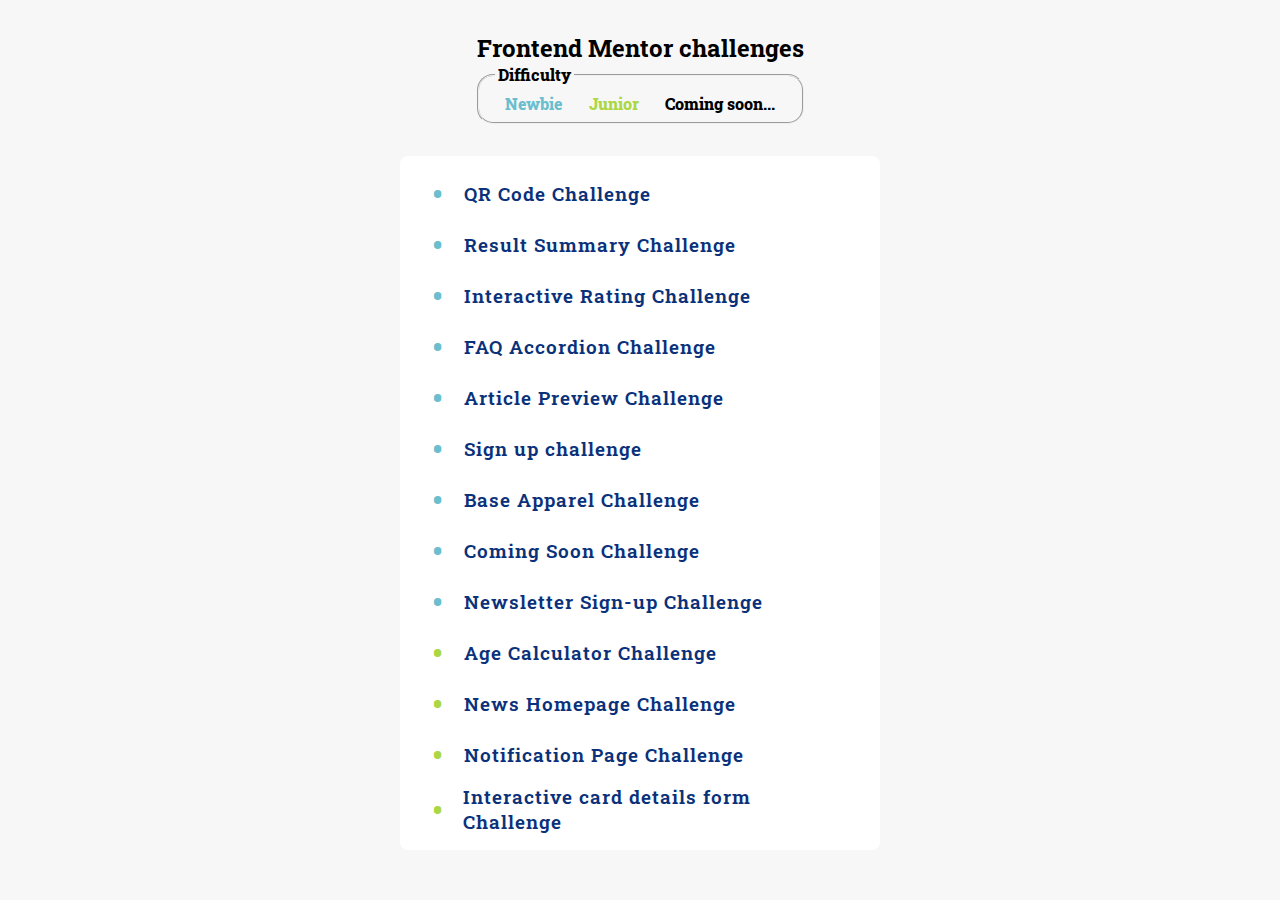
<file: index.html>
<!DOCTYPE html>
<html lang="en">

<head>
  <meta charset="UTF-8" />
  <meta name="viewport" content="width=device-width, initial-scale=1.0" />
  <title>Table of content</title>

  <link rel="stylesheet" href="./style.css">
</head>

<body>
  <header>
    <h1>Frontend Mentor challenges</h1>

    <fieldset>

      <legend>Difficulty
      </legend>
      <span>Newbie</span>
      <span>Junior</span>
      <span>Coming soon...</span>
    </fieldset>


  </header>

  <main>
    <ul id="challengeList">
      <li data-difficulty="newbie"><a href="./QR Code Component/index.html">QR Code Challenge</a>
      </li>
      <li data-difficulty="newbie"><a href="./Result Summary Component/index.html">Result Summary Challenge</a></li>
      <li data-difficulty="newbie"><a href="./Interactive Rating Component/index.html">Interactive Rating Challenge</a>
      </li>
      <li data-difficulty="newbie"><a href="./FAQ Accordion Card Component/index.html">FAQ Accordion Challenge</a></li>
      <li data-difficulty="newbie"><a href="./Article Preview Component/index.html">Article Preview Challenge</a></li>
      <li data-difficulty="newbie"><a href="./Intro component with sign-up form/index.html">Sign up challenge</a></li>
      <li data-difficulty="newbie"><a href="./Base Apparel Component/index.html">Base Apparel Challenge</a></li>
      <li data-difficulty="newbie"><a href="./Ping coming soon Component/index.html">Coming Soon Challenge</a></li>
      <li data-difficulty="newbie"><a href="./Newsletter Sign-up component/index.html">Newsletter Sign-up Challenge</a>
      </li>
      <li data-difficulty="junior"><a href="./Age Calculator Component/index.html">Age Calculator Challenge</a></li>
      <li data-difficulty="junior"><a href="./News Homepage Component/index.html">News Homepage Challenge</a></li>
      <li data-difficulty="junior"><a href="./Notification Page Component/index.html">Notification Page Challenge</a>
      </li>
      <li data-difficulty="junior"><a href="./Interactive card details form component/index.html">Interactive card
          details form Challenge</a></li>
    </ul>
  </main>

  <script src="./app.js"></script>
</body>

</html>
</file>
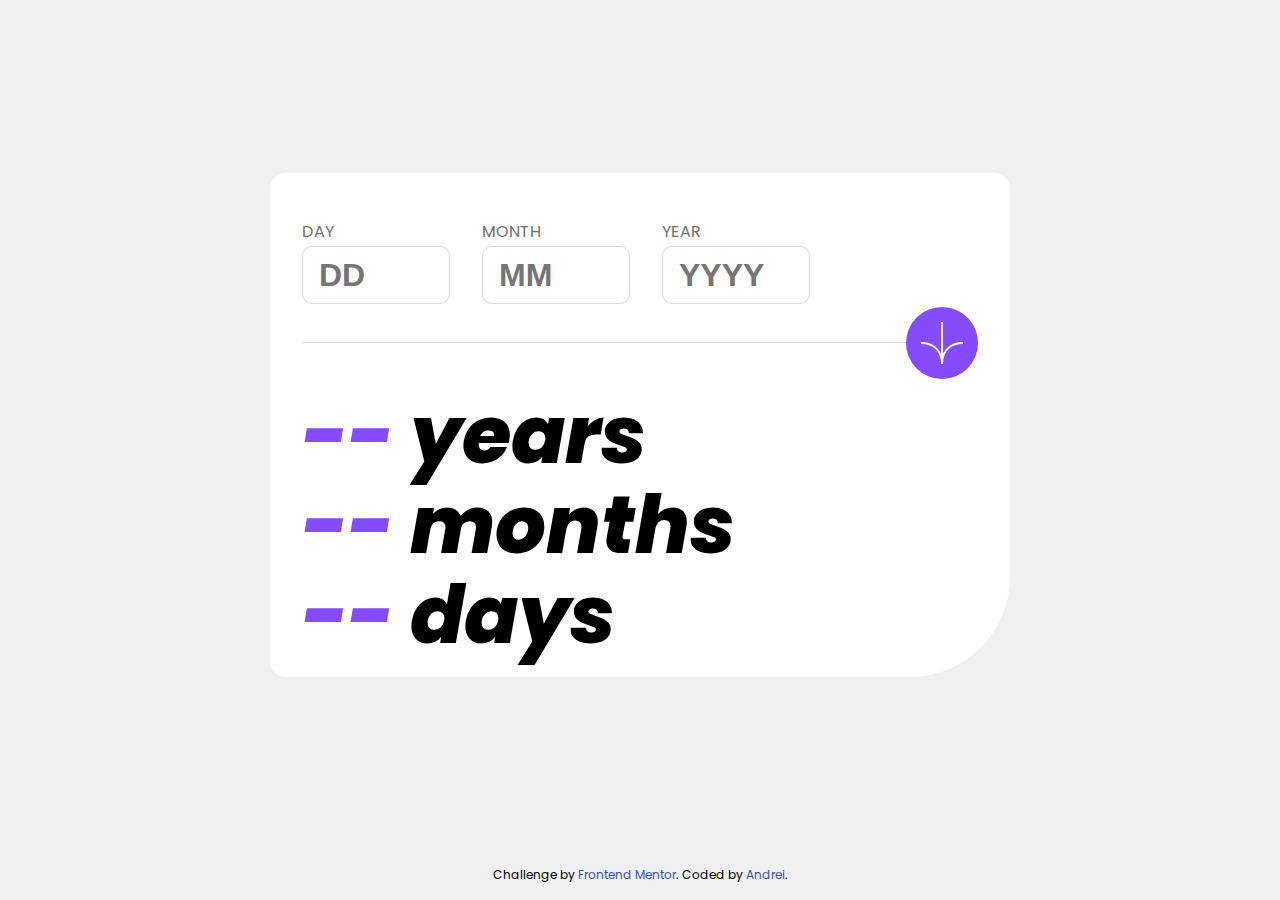
<file: Age Calculator Component/index.html>
<!DOCTYPE html>
<html lang="en">
  <head>
    <meta charset="UTF-8" />
    <meta name="viewport" content="width=device-width, initial-scale=1.0" />

    <link rel="icon" type="image/png" sizes="32x32" href="./assets/images/favicon-32x32.png" />

    <title>Frontend Mentor | Age calculator app</title>

    <link rel="stylesheet" href="./style.css" />
  </head>
  <body>
    <main>
      <form>
        <div class="day-section">
          <label for="day">Day</label>
          <input type="number" name="day" placeholder="DD" id="day-input" />
          <span class="error"></span>
        </div>
        <div class="month-section">
          <label for="month">Month</label>
          <input type="number" name="month" placeholder="MM" id="month-input" />
          <span class="error"></span>
        </div>
        <div class="year-section">
          <label for="year">Year</label>
          <input type="number" name="year" placeholder="YYYY" id="year-input" />
          <span class="error"></span>
        </div>
        <button type="submit" id="submit"></button>
      </form>

      <section>
        <h1>
          <span class="result" data-name="day">--</span>
          days
        </h1>
        <h1>
          <span class="result" data-name="month">--</span>
          months
        </h1>
        <h1>
          <span class="result" data-name="year">--</span>
          years
        </h1>
      </section>
    </main>

    <footer>
      <div class="attribution">
        Challenge by
        <a href="https://www.frontendmentor.io?ref=challenge" target="_blank">Frontend Mentor</a>.
        Coded by <a href="https://github.com/AndreiBarari" target="_blank">Andrei</a>.
      </div>
    </footer>

    <script src="./app.js"></script>
  </body>
</html>
</file>
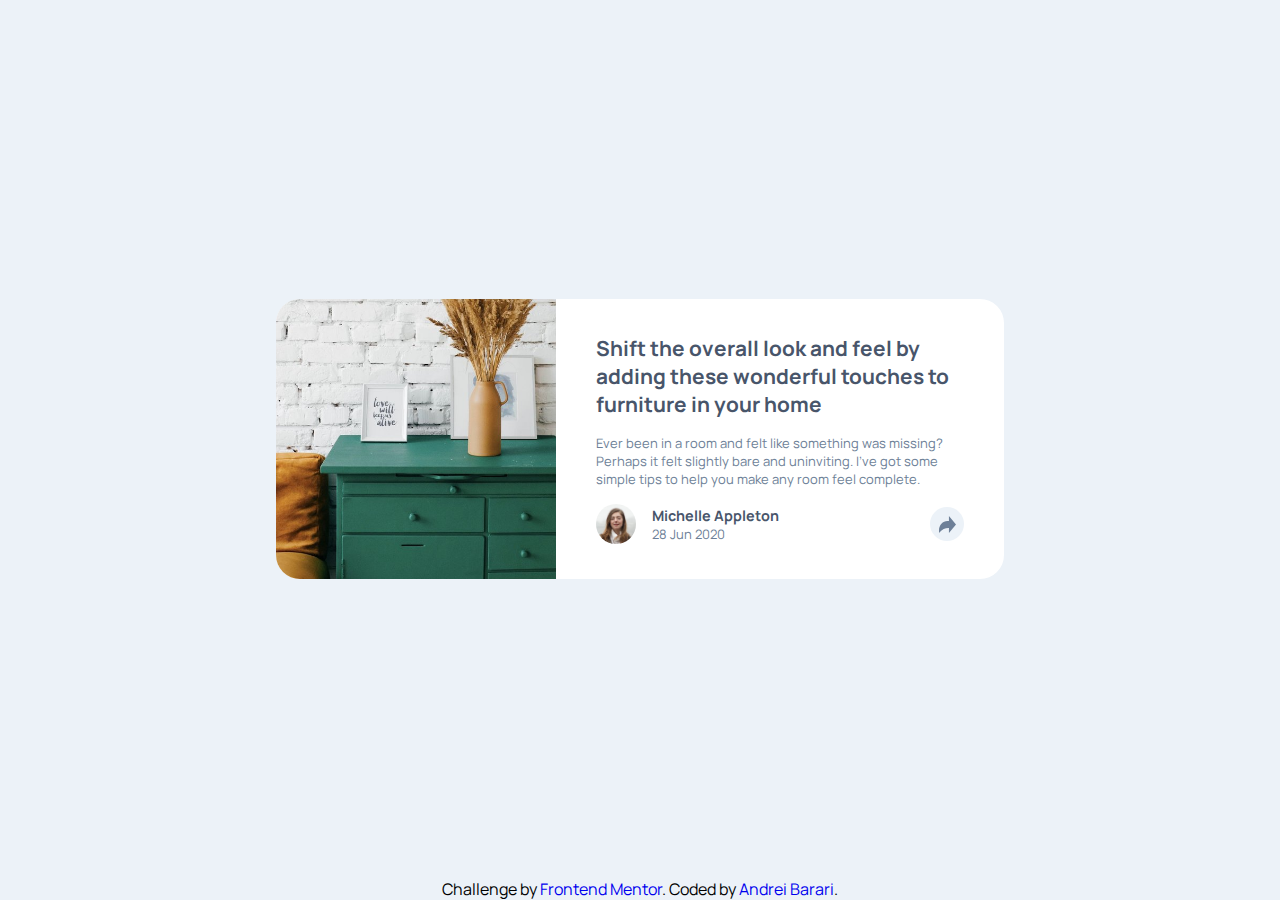
<file: Article Preview Component/index.html>
<!DOCTYPE html>
<html lang="en">
  <head>
    <meta charset="UTF-8" />
    <meta name="viewport" content="width=device-width, initial-scale=1.0" />
    <title>Article</title>

    <link rel="stylesheet" href="./style.css" />
  </head>
  <body>
    <main>
      <div class="image"></div>
      <section class="details">
        <h2>
          Shift the overall look and feel by adding these wonderful touches to furniture in your
          home
        </h2>
        <p>
          Ever been in a room and felt like something was missing? Perhaps it felt slightly bare and
          uninviting. I’ve got some simple tips to help you make any room feel complete.
        </p>
        <div class="info-card">
          <span class="profile-picture"></span>
          <div class="profile-info">
            <h3>Michelle Appleton</h3>
            <p class="date">28 Jun 2020</p>
          </div>
          <span class="share-btn"> </span>
          <div class="icons">
            <span>SHARE</span>
            <a href="#" class="facebook"></a>
            <a href="#" class="twitter"></a>
            <a href="#" class="pinterest"></a>
          </div>
        </div>
      </section>
    </main>

    <div class="attribution">
      Challenge by
      <a href="https://www.frontendmentor.io?ref=challenge" target="_blank">Frontend Mentor</a>.
      Coded by <a href="https://github.com/AndreiBarari" target="_blank">Andrei Barari</a>.
    </div>

    <script src="./app.js"></script>
  </body>
</html>
</file>
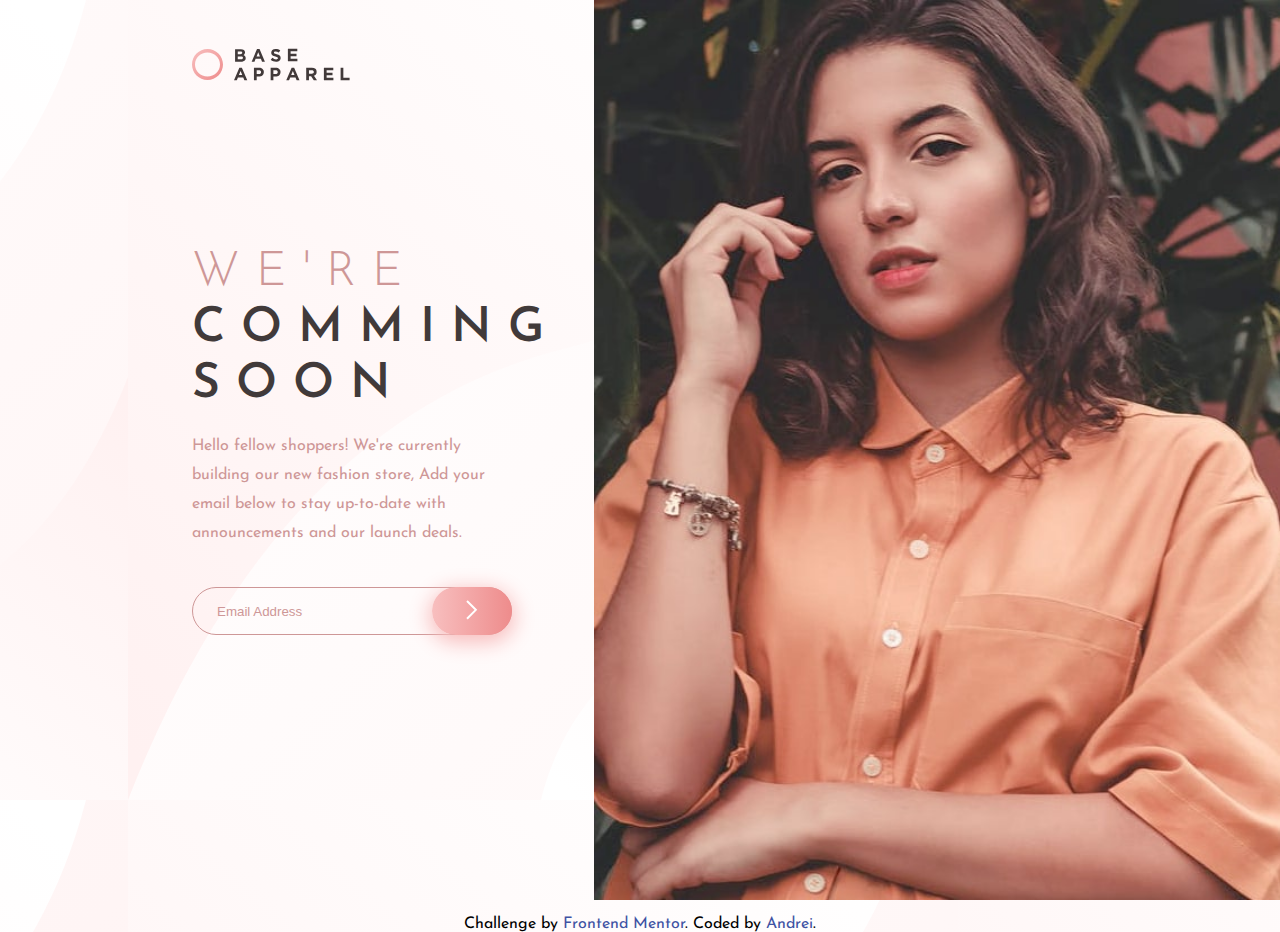
<file: Base Apparel Component/index.html>
<!DOCTYPE html>
<html lang="en">
  <head>
    <meta charset="UTF-8" />
    <meta name="viewport" content="width=device-width, initial-scale=1.0" />

    <link rel="icon" type="image/png" sizes="32x32" href="./images/favicon-32x32.png" />

    <title>Frontend Mentor | Base Apparel coming soon page</title>

    <link rel="stylesheet" href="./style.css" />
  </head>
  <body>
    <main>
      <div class="logo-container">
        <div class="logo">
          <img src="./images/logo.svg" alt="logo" srcset="" />
        </div>
      </div>

      <div class="hero-container">
        <img src="./images/hero-desktop.jpg" class="hero-desktop" alt="hero-desktop" srcset="" />
        <img src="./images/hero-mobile.jpg" class="hero-mobile" alt="hero-mobile" srcset="" />
      </div>

      <section class="container clear-fix">
        <div class="content">
          <h1><span class="text-pink">We're</span><span>Comming</span><span>Soon</span></h1>
          <p>
            Hello fellow shoppers! We're currently building our new fashion store, Add your email
            below to stay up-to-date with announcements and our launch deals.
          </p>

          <form action="#" method="post">
            <div class="form-group">
              <input type="email" name="email" id="email" placeholder="Email Address" />
              <img src="./images/icon-error.svg" class="icon-error" alt="icon-error" srcset="" />
              <button type="button" id="submit">
                <img src="./images/icon-arrow.svg" alt="icon-arrow" srcset="" />
              </button>
              <span class="text-error"></span>
            </div>
          </form>
        </div>
      </section>
    </main>
    <footer>
      <p class="attribution">
        Challenge by
        <a href="https://www.frontendmentor.io?ref=challenge" target="_blank">Frontend Mentor</a>.
        Coded by <a href="https://github.com/AndreiBarari" target="_blank">Andrei</a>.
      </p>
    </footer>

    <script src="./app.js"></script>
  </body>
</html>
</file>
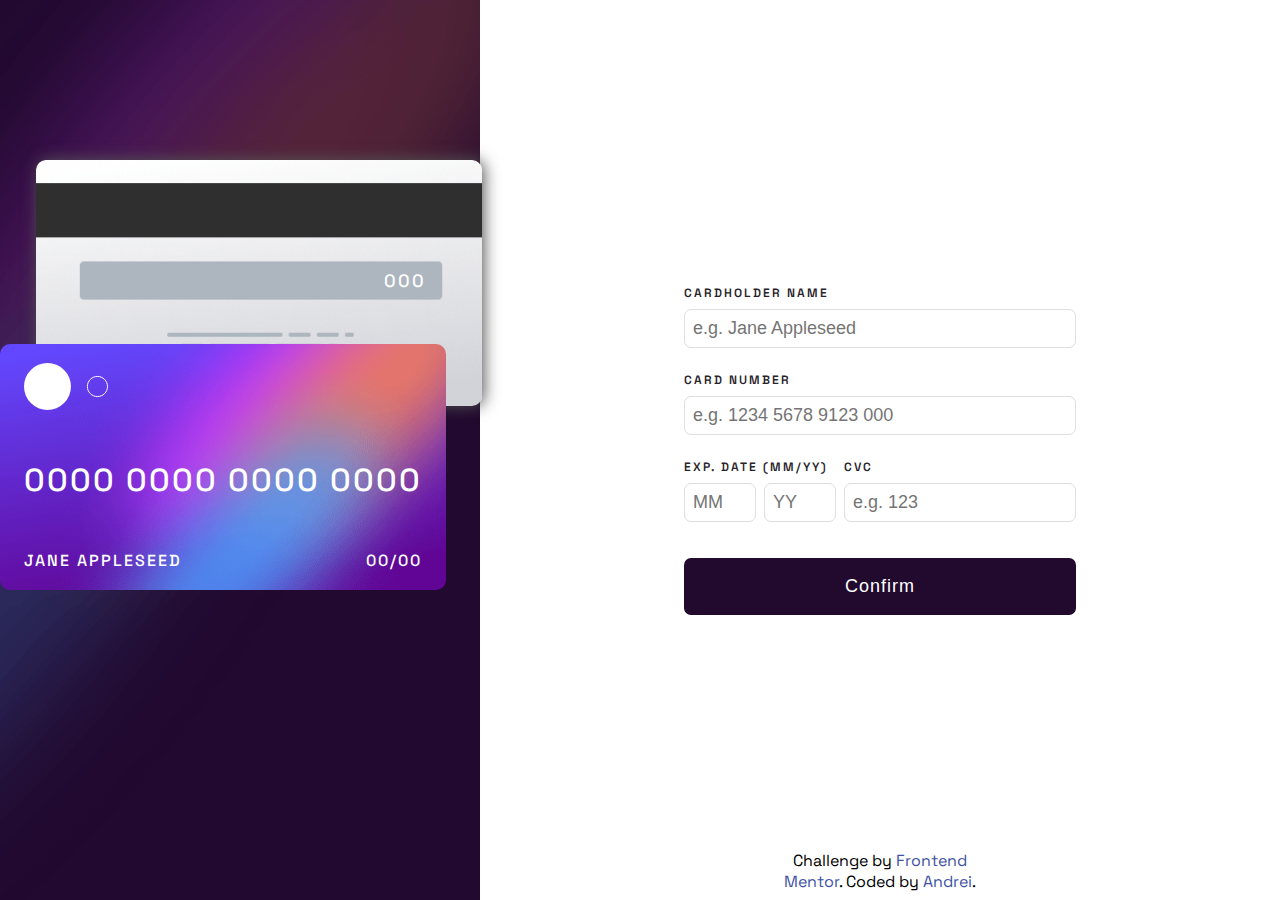
<file: Interactive card details form component/index.html>
<!DOCTYPE html>
<html lang="en">

<head>
  <meta charset="UTF-8">
  <meta name="viewport" content="width=device-width, initial-scale=1.0">
  <!-- displays site properly based on user's device -->

  <link rel="icon" type="image/png" sizes="32x32" href="./images/favicon-32x32.png">

  <title>Frontend Mentor | Interactive card details form</title>

  <link rel="stylesheet" href="./style.css" />
</head>

<body>

  <main>
    <section class="card-design">
      <div class="card-front">
        <img src="./images/card-logo.svg" alt="card logo">
        <div id="card-front-number">0000 0000 0000 0000</div>
        <div class="card-front-data">
          <div id="card-front-name">JANE APPLESEED</div>
          <div id="card-front-date"><span id="card-date-month">00</span>/<span id="card-date-year">00</span>
          </div>
        </div>
      </div>
      <div class="card-back">
        <span id="card-back-cvc">000</span>
      </div>
    </section>
    <section class="card-form">
      <form action="">
        <div class="card-name">
          <label for="cardholder-name">Cardholder name</label>
          <input id="cardholder-name" name="card-name" type="text" placeholder="e.g. Jane Appleseed">
          <span class="error hidden" name="card-name"></span>
        </div>
        <div class="card-number">
          <label for="card-num">Card number</label>
          <input id="card-num" name="card-num" type="text" placeholder="e.g. 1234 5678 9123 000">
          <span class="error hidden" name="card-num"></span>
        </div>
        <div class="card-data">
          <div class="card-date">
            <div class="row">
              <label for="exp-month">Exp. Date (MM/YY)</label>
            </div>
            <div class="row">
              <input name="card-month" id="exp-month" type="text" maxlength="2" placeholder="MM">
              <span class="error hidden" name="card-month"></span>
              <input maxlength="2" name="card-year" id="exp-year" maxlength="2" type="text" placeholder="YY">
              <span class="error hidden" name="card-year"></span>
            </div>
          </div>
          <div class="card-cvc">
            <label for="cvc">Cvc</label>
            <input type="text" id="cvc" maxlength="3" name="card-cvc" placeholder="e.g. 123">
            <span class="error hidden" name="card-cvc"></span>
          </div>
        </div>
        <button id="submit" type="submit">Confirm</button>
      </form>



      <footer>
        <div class="attribution">
          Challenge by
          <a href="https://www.frontendmentor.io?ref=challenge" target="_blank">Frontend Mentor</a>.
          Coded by <a href="https://github.com/AndreiBarari" target="_blank">Andrei</a>.
        </div>
      </footer>
    </section>
  </main>

  <!-- Completed state start -->

  <!-- Thank you!
  We've added your card details
  Continue -->

  <script src="./app.js"></script>
</body>

</html>
</file>
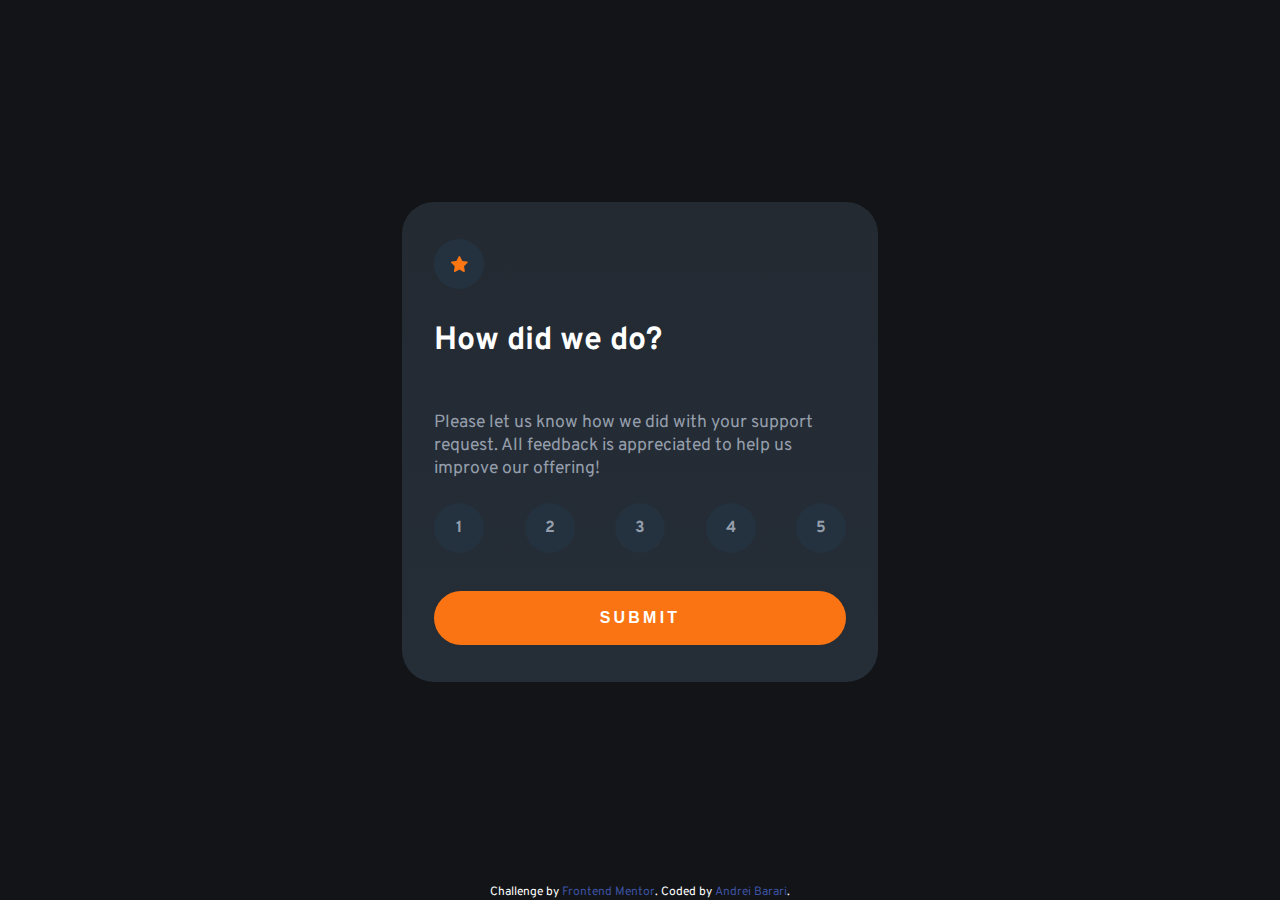
<file: Interactive Rating Component/index.html>
<!DOCTYPE html>
<html lang="en">
  <head>
    <meta charset="UTF-8" />
    <meta name="viewport" content="width=device-width, initial-scale=1.0" />
    <title>Rate Us</title>

    <link rel="stylesheet" href="./style.css" />
  </head>
  <body>
    <main></main>

    <div class="attribution">
      Challenge by
      <a href="https://www.frontendmentor.io?ref=challenge" target="_blank">Frontend Mentor</a>.
      Coded by <a href="https://github.com/AndreiBarari" target="_blank">Andrei Barari</a>.
    </div>

    <script src="./app.js"></script>
  </body>
</html>
</file>
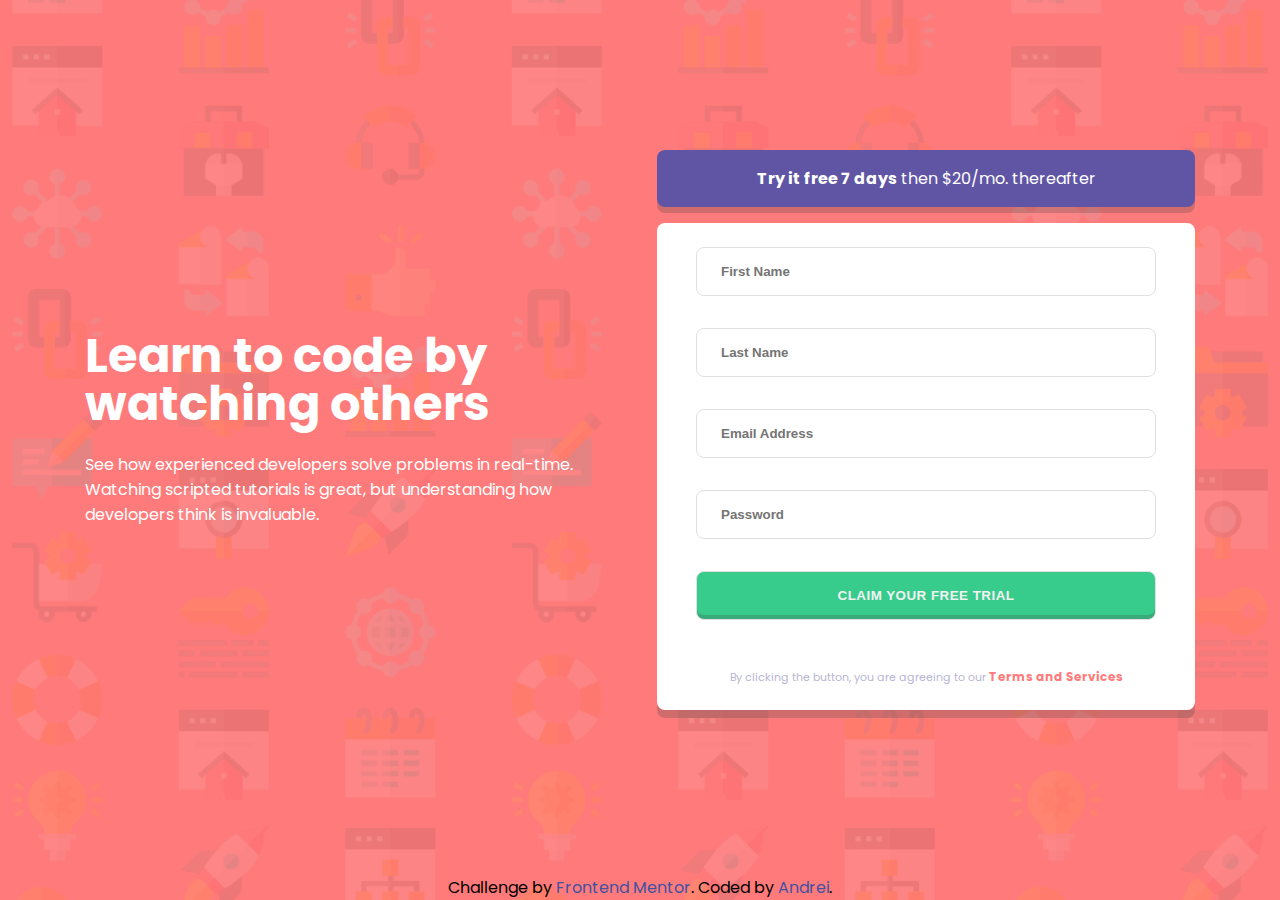
<file: Intro component with sign-up form/index.html>
<!DOCTYPE html>
<html lang="en">
  <head>
    <meta charset="UTF-8" />
    <meta name="viewport" content="width=device-width, initial-scale=1.0" />

    <title>Sign up form</title>

    <link rel="stylesheet" href="./style.css" />
  </head>
  <body>
    <main>
      <section class="left-gr">
        <h1>Learn to code by watching others</h1>
        <p>
          See how experienced developers solve problems in real-time. Watching scripted tutorials is
          great, but understanding how developers think is invaluable.
        </p>
      </section>
      <section class="right-gr">
        <h3><span>Try it free 7 days</span> then $20/mo. thereafter</h3>
        <form action="" id="myForm">
          <div class="form-group">
            <span class="icon"></span>
            <input
              type="text"
              class="required-input"
              id="firstName"
              placeholder="First Name"
              data-type="text"
            />
            <div class="error-text" id="firstNameError"></div>
          </div>
          <div class="form-group">
            <span class="icon"></span>
            <input
              type="text"
              class="required-input"
              id="lastName"
              placeholder="Last Name"
              data-type="text"
            />
            <div class="error-text" id="lastNameError"></div>
          </div>
          <div class="form-group">
            <span class="icon"></span>
            <input
              type="text"
              class="required-input"
              id="email"
              placeholder="Email Address"
              data-type="email"
            />
            <div class="error-text" id="emailError"></div>
          </div>
          <div class="form-group">
            <span class="icon"></span>
            <input
              type="password"
              class="required-input"
              id="password"
              placeholder="Password"
              data-type="text"
            />
            <div class="error-text" id="passwordError"></div>
          </div>

          <input type="submit" value="Claim your free trial" />
          <p>By clicking the button, you are agreeing to our <a href="#">Terms and Services</a></p>
        </form>
      </section>
    </main>

    <footer>
      <p class="attribution">
        Challenge by
        <a href="https://www.frontendmentor.io?ref=challenge" target="_blank">Frontend Mentor</a>.
        Coded by <a href="https://github.com/AndreiBarari" target="_blank">Andrei</a>.
      </p>
    </footer>

    <script src="./app.js"></script>
  </body>
</html>
</file>
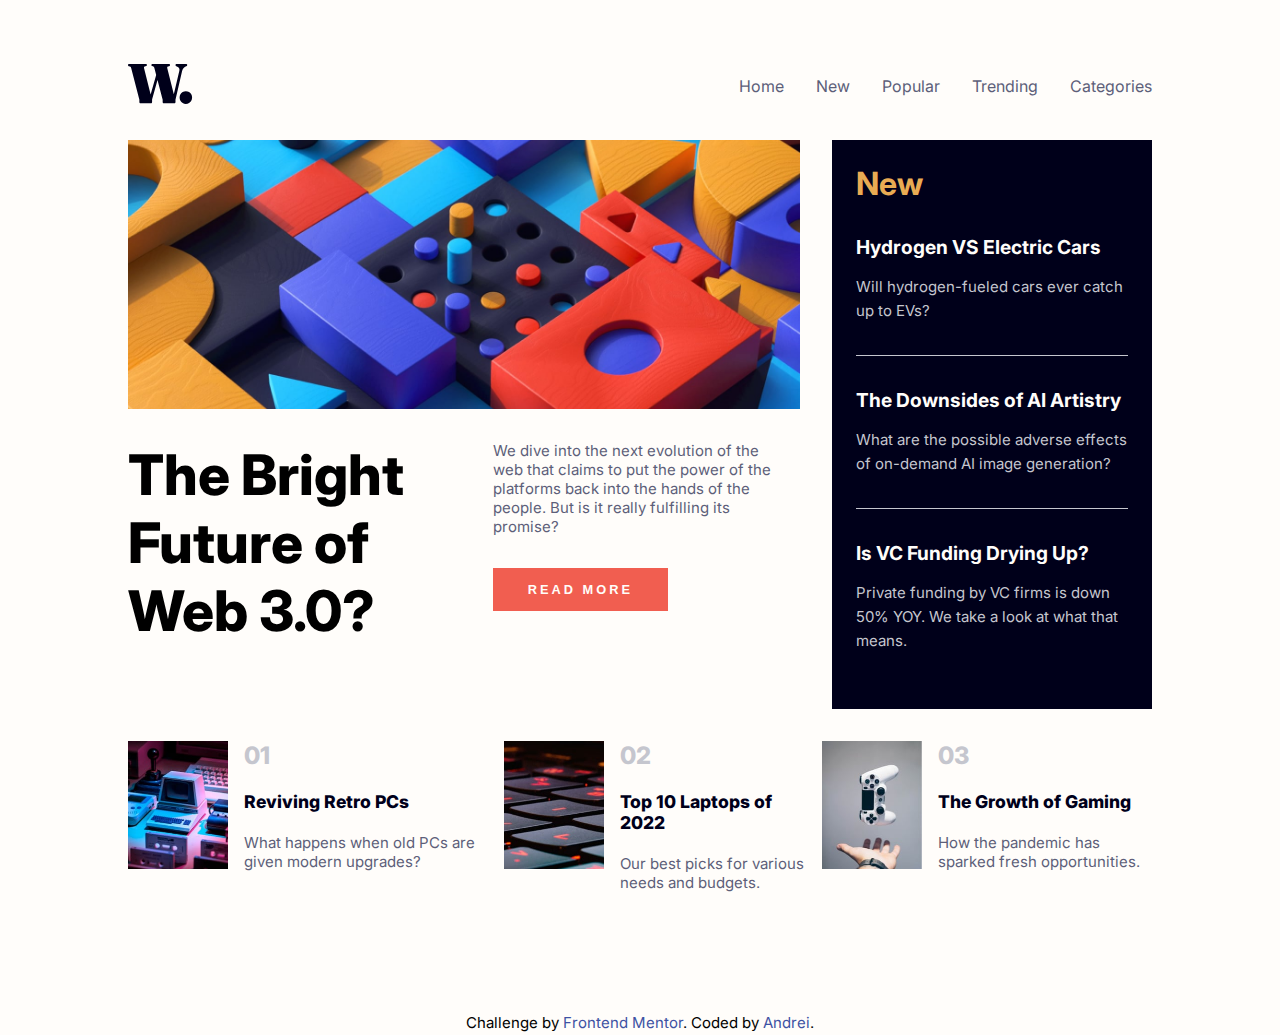
<file: News Homepage Component/index.html>
<!DOCTYPE html>
<html lang="en">
  <head>
    <meta charset="UTF-8" />
    <meta name="viewport" content="width=device-width, initial-scale=1.0" />
    <!-- displays site properly based on user's device -->

    <link rel="icon" type="image/png" sizes="32x32" href="./assets/images/favicon-32x32.png" />

    <title>Frontend Mentor | News homepage</title>

    <link rel="stylesheet" href="./style.css" />
  </head>
  <body>
    <header class="flex-row">
      <div class="logo"><img src="./assets/images/logo.svg" alt="logo image" /></div>
      <nav class="desktop-menu flex-row">
        <a class="nav-link" href="#">Home</a>
        <a class="nav-link" href="#">New</a>
        <a class="nav-link" href="#">Popular</a>
        <a class="nav-link" href="#">Trending</a>
        <a class="nav-link" href="#">Categories</a>
        <div class="menu-icon-open"></div>
      </nav>

      <nav class="mobile-menu flex-col">
        <div class="links flex-col">
          <div class="menu-icon-close"></div>
          <a class="nav-link" href="#">Home</a>
          <a class="nav-link" href="#">New</a>
          <a class="nav-link" href="#">Popular</a>
          <a class="nav-link" href="#">Trending</a>
          <a class="nav-link" href="#">Categories</a>
        </div>
      </nav>
    </header>

    <main>
      <div class="hero"></div>

      <h1>The Bright Future of Web 3.0?</h1>
      <div class="read-more flex-col">
        <p>
          We dive into the next evolution of the web that claims to put the power of the platforms
          back into the hands of the people. But is it really fulfilling its promise?
        </p>
        <button>Read more</button>
      </div>

      <section class="news flex-col">
        <h2>New</h2>
        <article>
          <a href="#">Hydrogen VS Electric Cars</a>
          <p>Will hydrogen-fueled cars ever catch up to EVs?</p>
        </article>
        <article>
          <a href="#">The Downsides of AI Artistry</a>
          <p>What are the possible adverse effects of on-demand AI image generation?</p>
        </article>
        <article>
          <a href="#">Is VC Funding Drying Up?</a>
          <p>Private funding by VC firms is down 50% YOY. We take a look at what that means.</p>
        </article>
      </section>
      <section class="gaming flex-row">
        <article class="flex-row">
          <img src="./assets/images/image-retro-pcs.jpg" alt="retro pc" />
          <div class="gaming-content flex-col">
            <h3>01</h3>
            <a href="#">Reviving Retro PCs</a>
            <p>What happens when old PCs are given modern upgrades?</p>
          </div>
        </article>
        <article class="flex-row">
          <img src="./assets/images/image-top-laptops.jpg" alt="top laptops" />
          <div class="gaming-content flex-col">
            <h3>02</h3>
            <a href="#">Top 10 Laptops of 2022</a>
            <p>Our best picks for various needs and budgets.</p>
          </div>
        </article>
        <article class="flex-row">
          <img src="./assets/images/image-gaming-growth.jpg" alt="gaming growth" />
          <div class="gaming-content flex-col">
            <h3>03</h3>
            <a href="#">The Growth of Gaming</a>
            <p>How the pandemic has sparked fresh opportunities.</p>
          </div>
        </article>
      </section>
    </main>

    <footer>
      <div class="attribution">
        Challenge by
        <a href="https://www.frontendmentor.io?ref=challenge" target="_blank">Frontend Mentor</a>.
        Coded by <a href="https://github.com/AndreiBarari" target="_blank">Andrei</a>.
      </div>
    </footer>

    <script src="./app.js"></script>
  </body>
</html>
</file>
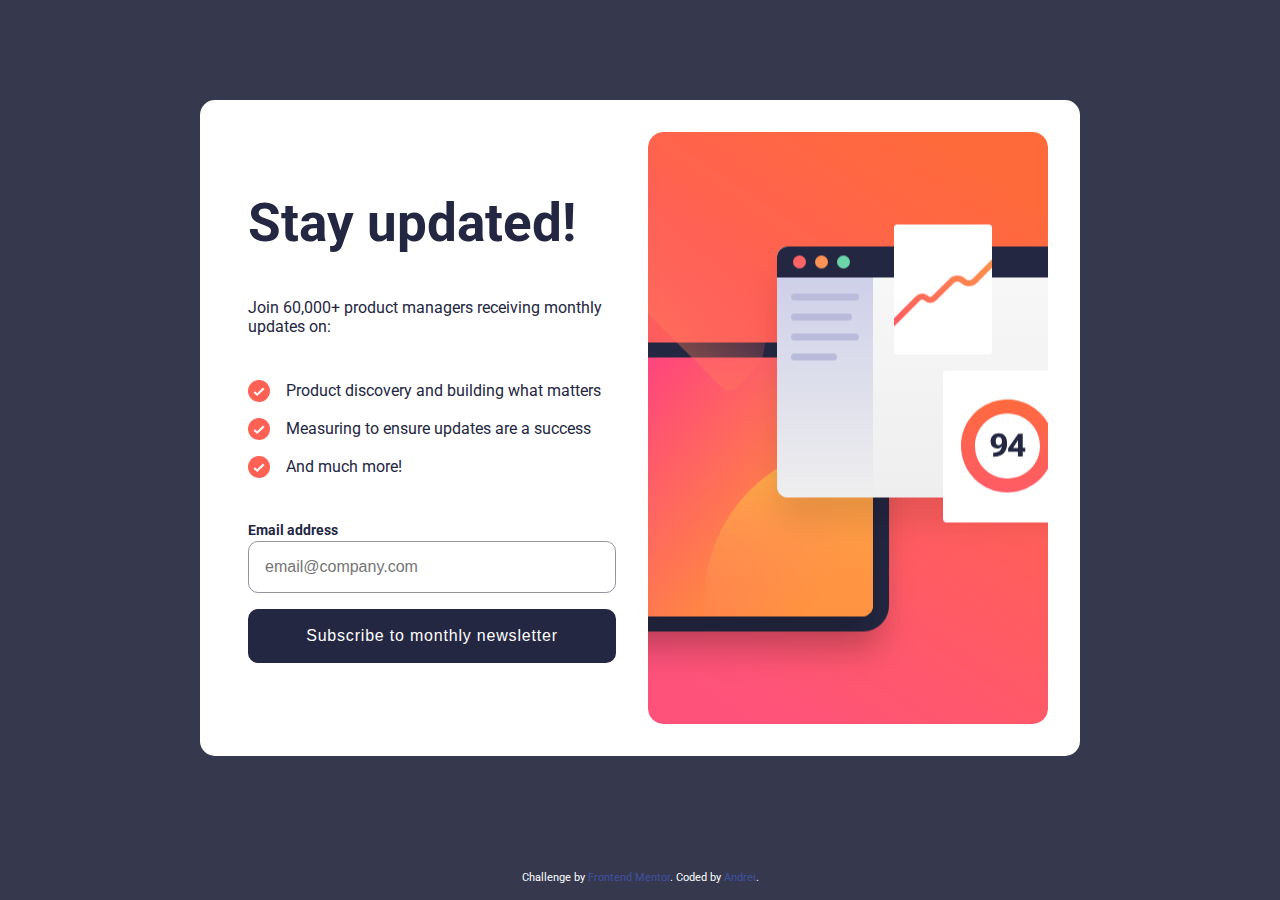
<file: Newsletter Sign-up component/index.html>
<!DOCTYPE html>
<html lang="en">
  <head>
    <meta charset="UTF-8" />
    <meta name="viewport" content="width=device-width, initial-scale=1.0" />

    <link rel="icon" type="image/png" sizes="32x32" href="./assets/images/favicon-32x32.png" />

    <title>Frontend Mentor | Newsletter sign-up form with success message</title>

    <link rel="stylesheet" href="./style.css" />
  </head>
  <body>
    <main>
      <div class="submit-card">
        <div class="card-content">
          <h1>Stay updated!</h1>
          <p>Join 60,000+ product managers receiving monthly updates on:</p>
          <ul>
            <li><span class="icon"></span>Product discovery and building what matters</li>
            <li><span class="icon"></span>Measuring to ensure updates are a success</li>
            <li><span class="icon"></span>And much more!</li>
          </ul>

          <form action="">
            <label for="email">Email address</label>
            <span class="error">Valid email required</span>
            <input type="text" name="email" id="email" placeholder="email@company.com" />

            <button type="submit" id="submit">Subscribe to monthly newsletter</button>
          </form>
        </div>
        <div class="card-image"></div>
      </div>
    </main>
    <footer>
      <div class="attribution">
        Challenge by
        <a href="https://www.frontendmentor.io?ref=challenge" target="_blank">Frontend Mentor</a>.
        Coded by <a href="https://github.com/AndreiBarari" target="_blank">Andrei</a>.
      </div>
    </footer>

    <script src="./app.js"></script>
  </body>
</html>
</file>
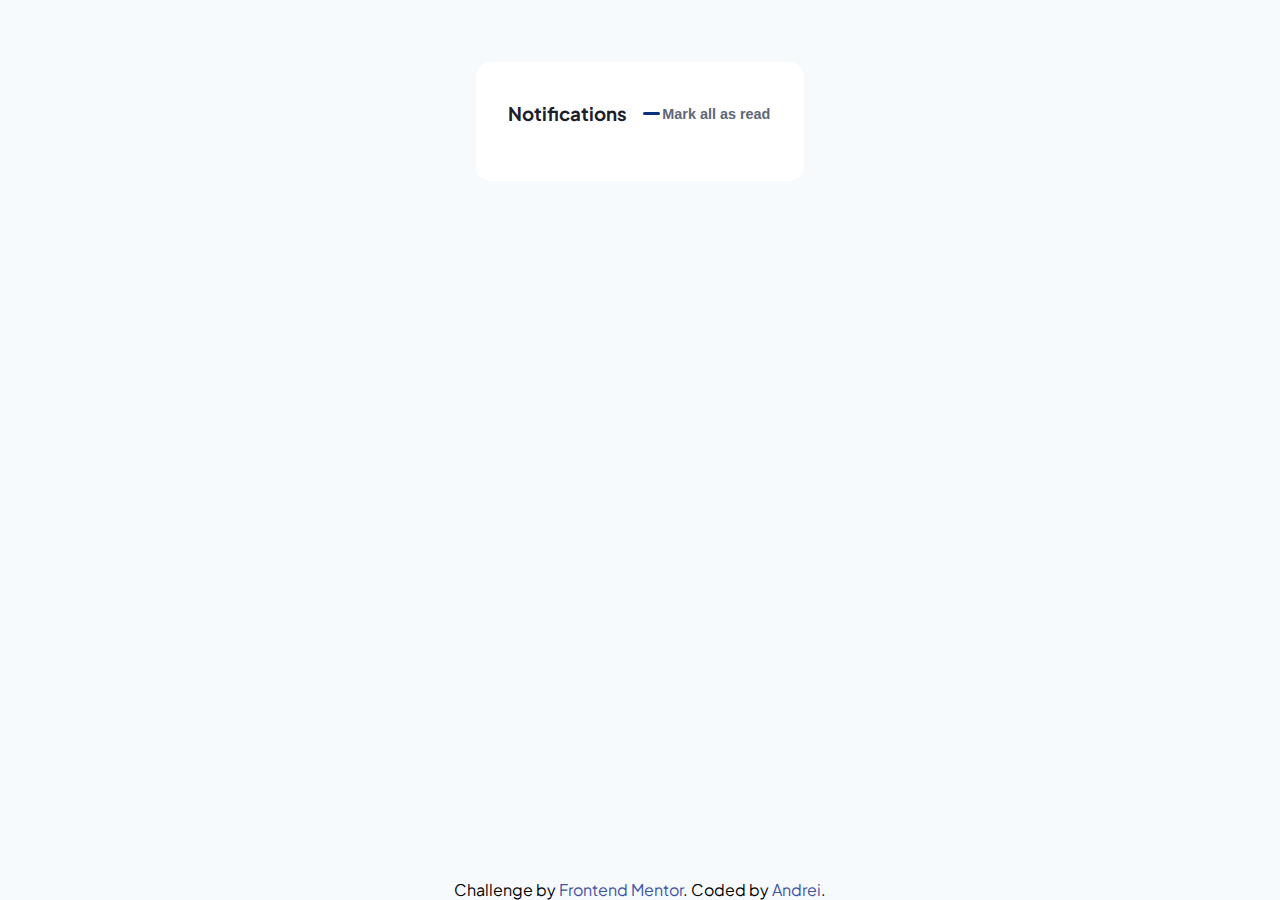
<file: Notification Page Component/index.html>
<!DOCTYPE html>
<html lang="en">

<head>
  <meta charset="UTF-8" />
  <meta name="viewport" content="width=device-width, initial-scale=1.0" />
  <!-- displays site properly based on user's device -->

  <link rel="icon" type="image/png" sizes="32x32" href="./assets/images/favicon-32x32.png" />

  <title>Frontend Mentor | Notifications page</title>

  <link rel="stylesheet" href="./style.css" />
</head>

<body>
  <main class="flex-col">
    <section class="head flex-row">
      <div class="flex-row">
        <h3>Notifications</h3>
        <span id="notifCount"></span>
      </div>
      <button id="readAll">Mark all as read</button>
    </section>
    <section class="notification-list flex-col"></section>


  </main>

  <footer>
    <div class="attribution">
      Challenge by
      <a href="https://www.frontendmentor.io?ref=challenge" target="_blank">Frontend Mentor</a>.
      Coded by <a href="https://github.com/AndreiBarari" target="_blank">Andrei</a>.
    </div>
  </footer>


  <script type="module" src="./app.js"></script>
</body>

</html>
</file>
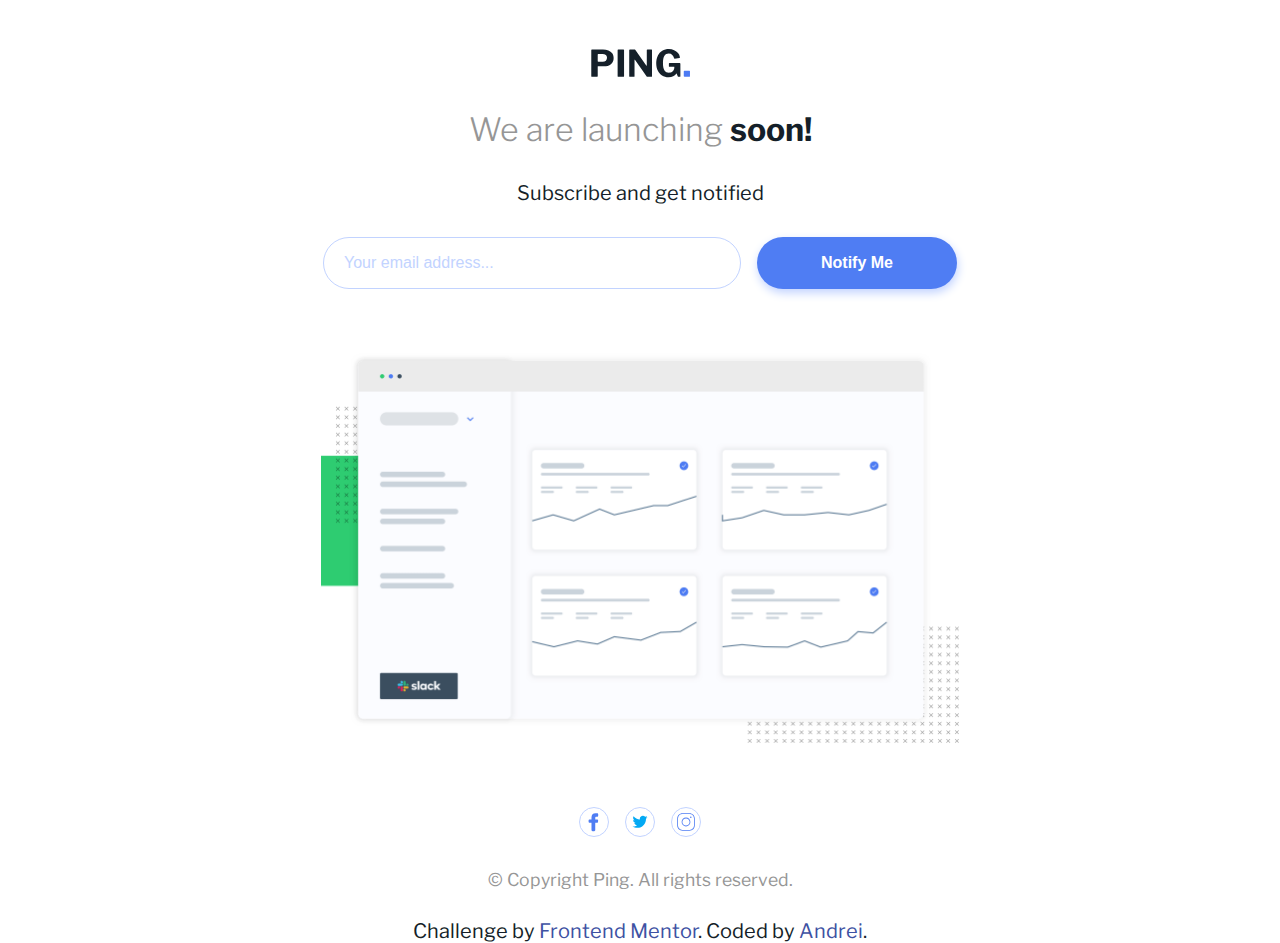
<file: Ping coming soon Component/index.html>
<!DOCTYPE html>
<html lang="en">
  <head>
    <meta charset="UTF-8" />
    <meta name="viewport" content="width=device-width, initial-scale=1.0" />
    <!-- displays site properly based on user's device -->

    <link rel="icon" type="image/png" sizes="32x32" href="./images/favicon-32x32.png" />

    <title>Frontend Mentor | Ping coming soon page</title>

    <link rel="stylesheet" href="./style.css" />
  </head>
  <body>
    <main>
      <div class="logo"></div>
      <h1>We are launching <span>soon!</span></h1>

      <p>Subscribe and get notified</p>
      <form action="" id="form">
        <input type="text" id="email" placeholder="Your email address..." />
        <p id="error"></p>

        <input type="submit" value="Notify Me" id="subscribe" />
      </form>

      <div class="preview"></div>
      <div class="media">
        <a href="#" target="_blank" rel="noopener noreferrer"></a>
        <a href="#" target="_blank" rel="noopener noreferrer"></a>
        <a href="#" target="_blank" rel="noopener noreferrer"></a>
      </div>
      <p class="trademark">&copy; Copyright Ping. All rights reserved.</p>
    </main>

    <footer>
      <p class="attribution">
        Challenge by
        <a href="https://www.frontendmentor.io?ref=challenge" target="_blank">Frontend Mentor</a>.
        Coded by <a href="https://github.com/AndreiBarari" target="_blank">Andrei</a>.
      </p>
    </footer>

    <script src="./app.js"></script>
  </body>
</html>
</file>
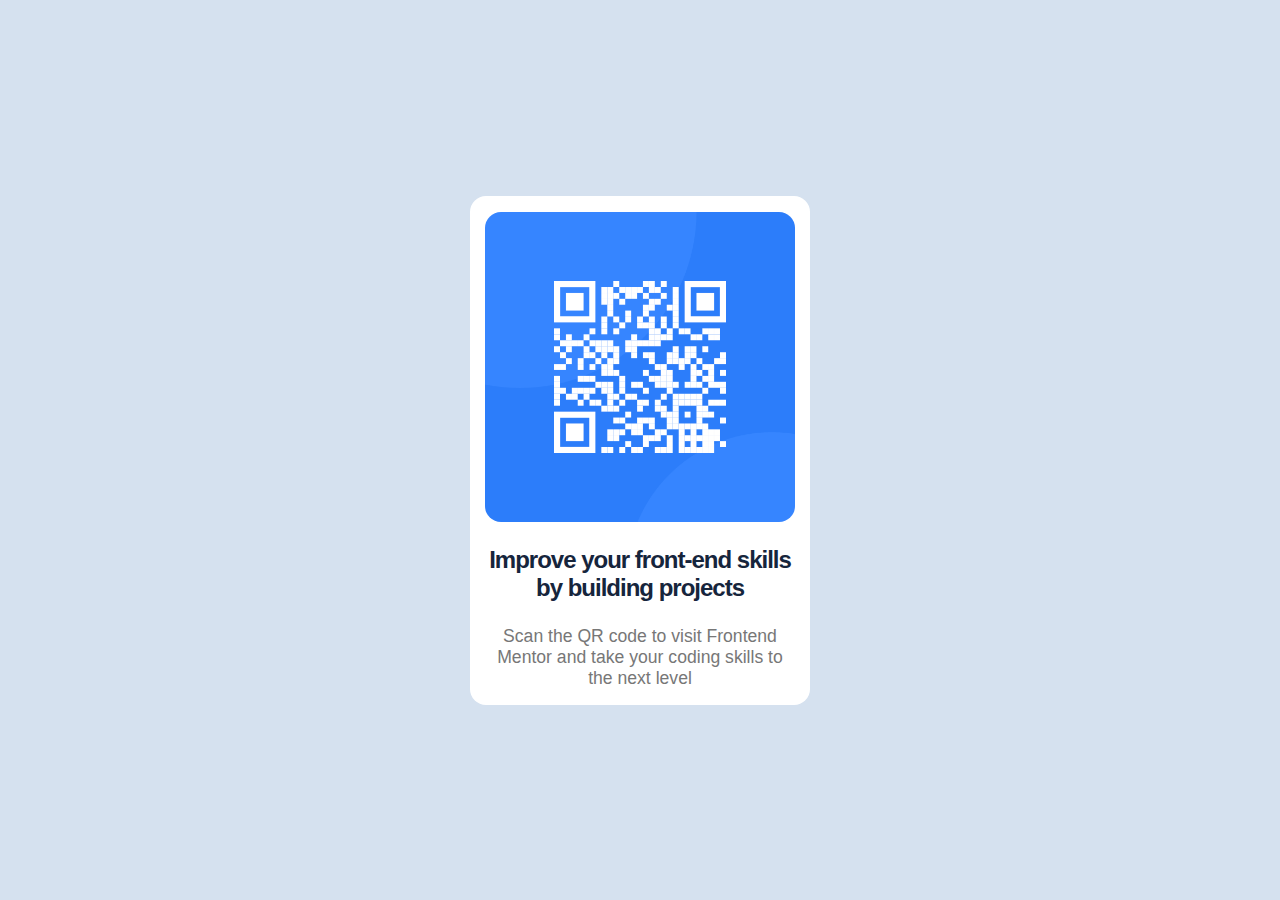
<file: QR Code Component/index.html>
<!DOCTYPE html>
<html lang="en">
  <head>
    <meta charset="UTF-8" />
    <meta name="viewport" content="width=device-width, initial-scale=1.0" />
    <title>QR Code</title>
    <link rel="stylesheet" href="./style.css" />
  </head>
  <body>
    <main>
      <div class="image"></div>
      <h1>Improve your front-end skills by building projects</h1>
      <p>Scan the QR code to visit Frontend Mentor and take your coding skills to the next level</p>
    </main>
  </body>
</html>
</file>
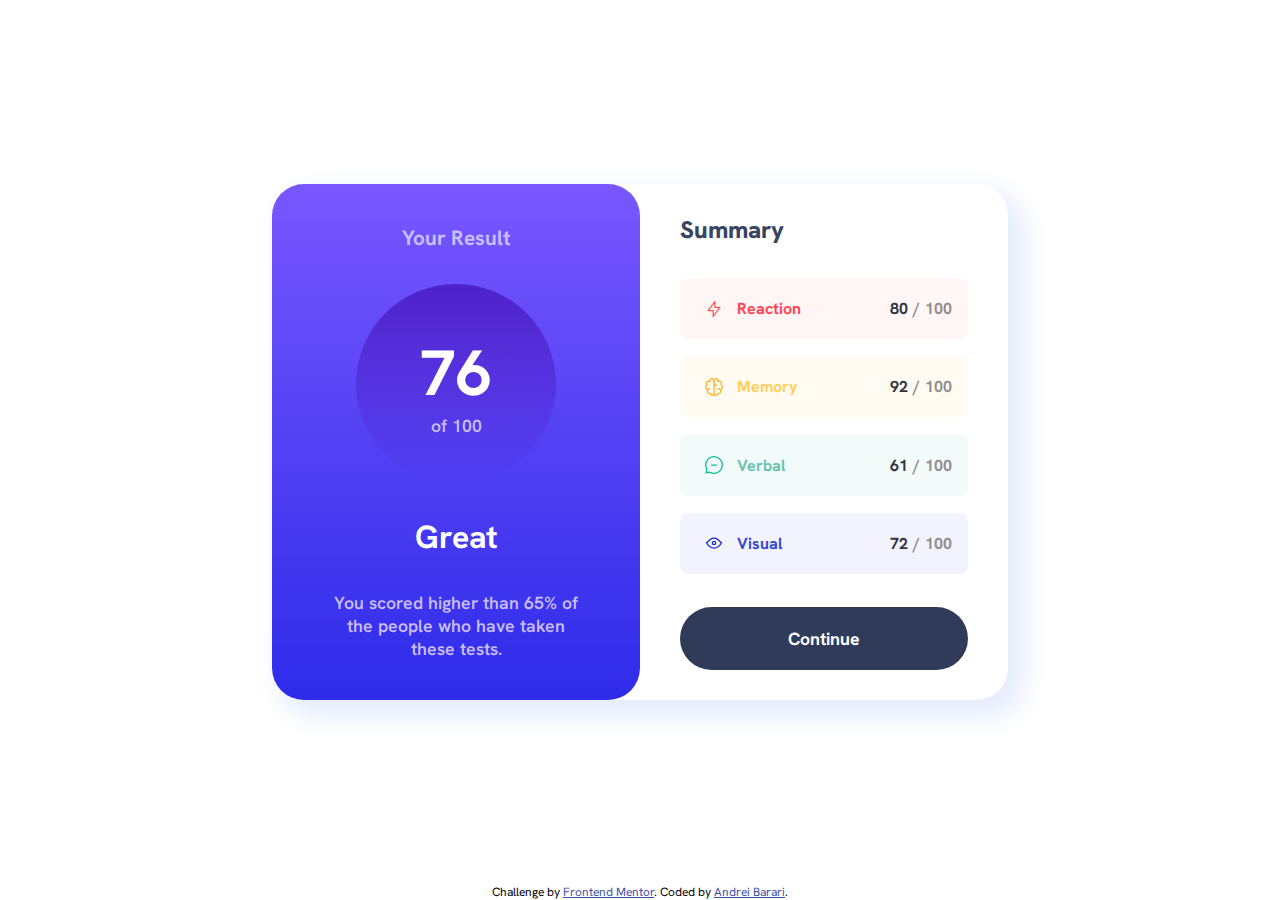
<file: Result Summary Component/index.html>
<!DOCTYPE html>
<html lang="en">
  <head>
    <meta charset="UTF-8" />
    <meta name="viewport" content="width=device-width, initial-scale=1.0" />
    <title>Results</title>

    <link rel="stylesheet" href="./style.css" />
  </head>
  <body>
    <main>
      <div class="left-gr">
        <h3>Your Result</h3>
        <div>
          <h1>76</h1>
          <span>of 100</span>
        </div>
        <h2>Great</h2>
        <p>You scored higher than 65% of the people who have taken these tests.</p>
      </div>
      <div class="right-gr">
        <h3>Summary</h3>
        <div class="reaction">
          <span class="icon"></span>
          <span class="title">Reaction</span>
          <span class="user-score">80</span>
          <span>/</span>
          <span class="total-score">100</span>
        </div>
        <div class="memory">
          <span class="icon"></span>
          <span class="title">Memory</span>
          <span class="user-score">92</span>
          <span>/</span>
          <span class="total-score">100</span>
        </div>
        <div class="verbal">
          <span class="icon"></span>
          <span class="title">Verbal</span>
          <span class="user-score">61</span>
          <span>/</span>
          <span class="total-score">100</span>
        </div>
        <div class="visual">
          <span class="icon"></span>
          <span class="title">Visual</span>
          <span class="user-score">72</span>
          <span>/</span>
          <span class="total-score">100</span>
        </div>
        <a href="#">Continue</a>
      </div>
    </main>
    <div class="attribution">
      Challenge by
      <a href="https://www.frontendmentor.io?ref=challenge" target="_blank">Frontend Mentor</a>.
      Coded by <a href="https://github.com/AndreiBarari" target="_blank">Andrei Barari</a>.
    </div>
  </body>
</html>
</file>
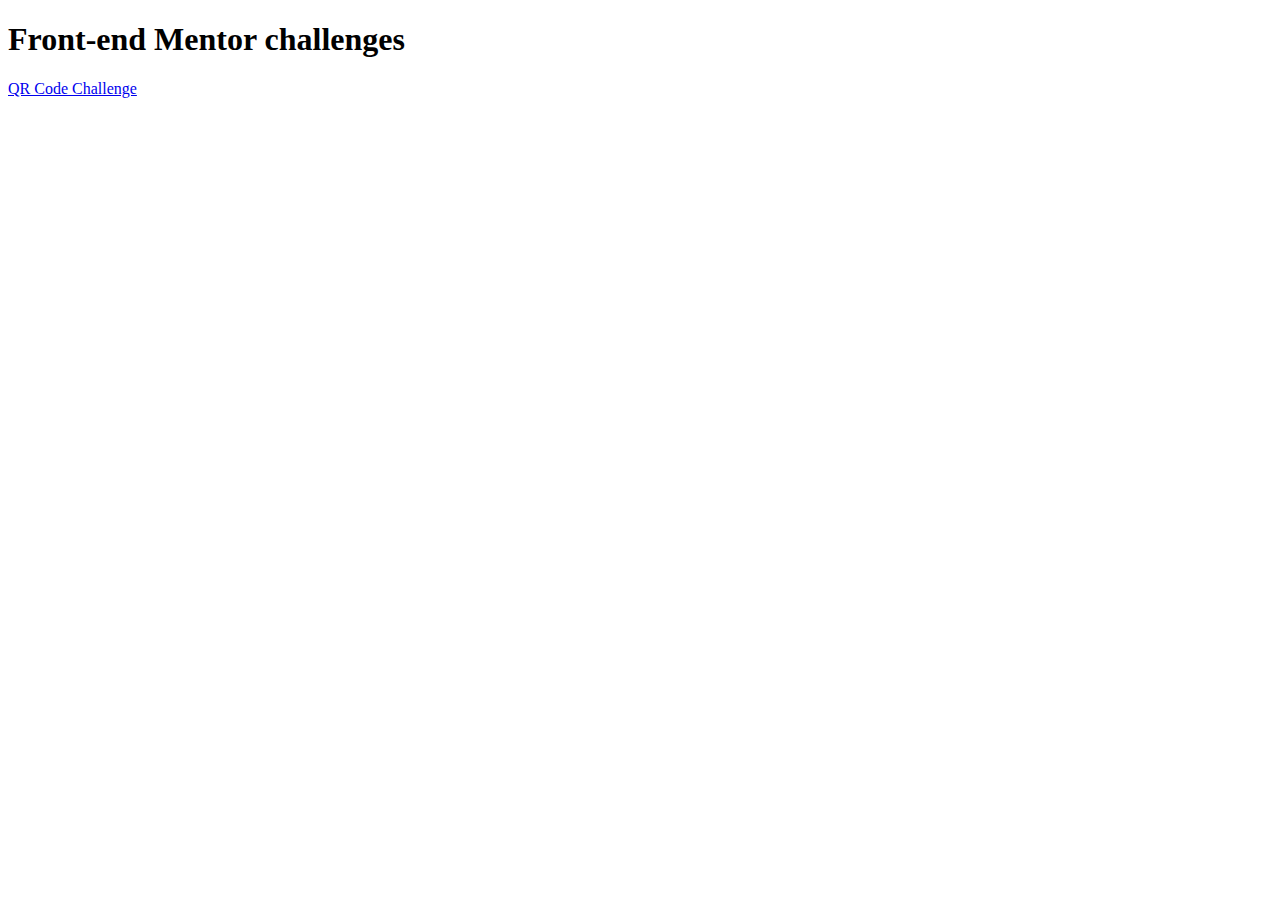
<file: home.html>
<!DOCTYPE html>
<html lang="en">
  <head>
    <meta charset="UTF-8" />
    <meta name="viewport" content="width=device-width, initial-scale=1.0" />
    <title>Home</title>
  </head>
  <body>
    <h1>Front-end Mentor challenges</h1>
    <main>
      <a href="./QR Code Component/index.html">QR Code Challenge</a>
    </main>
  </body>
</html>
</file>
<file: style.css>
@import url('https://fonts.googleapis.com/css2?family=Roboto+Slab:wght@400;700&display=swap');

     * {
         box-sizing: border-box;
         margin: 0;
         padding: 0;
     }

     body {
         min-height: 100vh;
         display: flex;
         flex-direction: column;
         align-items: center;
         gap: 2rem;
         padding: 2rem;
         background-color: #f7f7f7;
         font-family: 'Roboto Slab', serif;
     }

     header {
         & h1 {
             font-size: 1.5rem;
         }

         & fieldset {
             border-radius: 1rem;
             padding: 0.5rem 1rem;
             display: flex;
             flex-direction: row;
             justify-content: space-evenly;
             gap: 1rem;
             font-weight: 800;

             & legend {
                 padding: 0 0.2rem;
             }

             & span {
                 cursor: help;
             }

             & span:nth-child(2) {
                 color: #6abecd;
             }

             & span:nth-child(3) {
                 color: #aad742;
             }
         }
     }



     main {
         border-radius: 0.5rem;
         background-color: #fff;
         padding: 1rem 2rem;
         min-width: 360px;
         max-width: 480px;
         width: 80%;

         & ul {
             display: flex;
             flex-direction: column;
             gap: 0.5rem;

             & .newbie {
                 &::before {
                     color: #6abecd;
                 }
             }

             & .junior {
                 &::before {
                     color: #aad742;
                 }
             }

             & li {
                 position: relative;
                 font-size: 1.2rem;
                 font-weight: 600;
                 letter-spacing: 1px;
                 list-style: none;
                 display: flex;
                 align-items: center;

                 &::before {
                     content: "\2022";

                     font-size: 2rem;
                     display: inline-block;
                     width: 1.5rem;
                     margin-right: 0.5rem;
                 }

                 & a {
                     text-decoration: none;
                     color: #0a317a;
                     transition: all 0.2s linear;

                     &:hover {
                         color: #F3B664;
                         text-shadow: 2px 1px 2px #222;
                     }
                 }
             }
         }
     }
</file>
<file: Age Calculator Component/style.css>
@import url("https://fonts.googleapis.com/css2?family=Poppins:ital,wght@0,700;1,400;1,800&display=swap");

:root {
  --purple: hsl(259, 100%, 65%);
  --light-red: hsl(0, 100%, 67%);

  --white: hsl(0, 0%, 100%);
  --off-white: hsl(0, 0%, 94%);
  --light-grey: hsl(0, 0%, 86%);
  --smoke-grey: hsl(0, 1%, 44%);
  --off-black: hsl(0, 0%, 8%);
}

* {
  box-sizing: border-box;
  margin: 0;
  padding: 0;
}

body {
  min-height: 100vh;
  display: flex;
  flex-direction: column;
  align-items: center;
  justify-content: center;
  font-family: "Poppins", sans-serif;
  background-color: var(--off-white);
}

main {
  margin: auto;
  padding: 2rem;
  background-color: var(--white);
  border-radius: 15px 15px 100px 15px;
  max-width: 740px;
  width: 100%;

  & form {
    position: relative;
    display: flex;
    flex-direction: row;
    gap: 2rem;
    padding: 14px 0 38px 0;
    border-bottom: 1px solid var(--light-grey);

    & div {
      display: flex;
      flex-direction: column;
      position: relative;

      & .error {
        position: absolute;
        bottom: -24px;
        font-style: italic;
        font-size: 13px;
        color: var(--light-red);
        /* display: none; */
      }

      & label {
        margin-bottom: 2px;
        color: var(--smoke-grey);
        text-transform: uppercase;
      }

      & input {
        width: 148px;
        font-size: 32px;
        font-weight: 700;
        padding: 0.6rem 1rem;
        outline: none;
        border: 1px solid var(--light-grey);
        border-radius: 10px;
        cursor: pointer;

        &:focus {
          border-color: var(--purple);
        }
        &:hover {
          border-color: var(--off-black);
        }

        &::-webkit-inner-spin-button,
        &::-webkit-outer-spin-button {
          -webkit-appearance: none;
          margin: 0;
        }
      }
    }

    & button {
      position: absolute;
      top: 102px;
      right: 0;
      height: 72px;
      width: 72px;
      padding: 1rem;
      background-image: url("./assets/images/icon-arrow.svg");
      background-position: center;
      background-size: 65%;
      background-repeat: no-repeat;
      background-color: var(--purple);
      border-radius: 50%;
      border-color: transparent;
      cursor: pointer;
      transition: background-color 0.3s ease;

      &:hover,
      &:active {
        background-color: var(--off-black);
      }
    }
  }

  & section {
    margin-top: 2rem;
    display: flex;
    flex-direction: column-reverse;

    & h1 {
      font-size: 5rem;
      font-weight: 800;
      font-style: italic;
      max-height: 90px;

      & .result {
        color: var(--purple);
      }
    }
  }
}

footer {
  margin: 1rem 0;
  & .attribution {
    text-align: center;
    font-size: 12px;
    text-align: center;
    & a {
      text-decoration: none;
      color: #3e52a3;
    }
  }
}

@media (max-width: 760px) {
  main {
    max-width: 360px;

    & form {
      gap: 0.5rem;
      justify-content: space-evenly;
      padding-bottom: 5rem;

      & div {
        & input {
          width: 72px;
          font-size: 22px;
        }
        & .error {
          bottom: -40px;
          font-size: 11px;
        }
      }

      & div:nth-child(3) {
        & input {
          width: 94px;
        }
      }

      & button {
        top: 132px;
        left: 50%;
        transform: translatex(-50%);
      }
    }

    & section {
      margin-top: 4rem;

      & h1 {
        font-size: 3rem;
        max-height: 52px;
      }
    }
  }
}
</file>
<file: Article Preview Component/style.css>
@import url("https://fonts.googleapis.com/css2?family=Manrope:wght@500;700&display=swap");

:root {
  --dark-blue: hsl(217, 19%, 35%);
  --desaturated-dark-blue: hsl(214, 17%, 51%);
  --gray-blue: hsl(212, 23%, 69%);
  --light-gray-blue: hsl(210, 46%, 95%);
}

* {
  margin: 0;
  padding: 0;
  box-sizing: border-box;
}

body {
  min-height: 100vh;
  padding: 0 1rem;
  display: flex;
  flex-direction: column;
  align-items: center;
  justify-content: center;
  font-family: "Manrope", sans-serif;
  background-color: var(--light-gray-blue);
}

main {
  display: flex;
  align-items: center;
  justify-content: center;
  border-radius: 1.5rem;
  background-color: #fff;
  /* overflow: hidden; */
  margin: auto 0;
  flex-wrap: wrap;

  & .image {
    width: 280px;
    height: 280px;
    background-image: url("./images/drawers.jpg");
    background-size: cover;
    background-repeat: no-repeat;
    background-position: left center;
    border-top-left-radius: 1.5rem;
    border-bottom-left-radius: 1.5rem;
  }
  & p {
    font-size: 13px;
    color: var(--desaturated-dark-blue);
  }

  & .details {
    display: flex;
    flex-direction: column;
    gap: 1rem;
    padding: 1rem 2.5rem;
    max-width: 448px;
    color: var(--dark-blue);

    & h2 {
      font-size: 1.3rem;
      font-weight: 700;
    }

    & .info-card {
      display: flex;
      align-items: center;
      position: relative;
      gap: 1rem;

      & .profile-picture {
        width: 40px;
        height: 40px;
        border-radius: 50%;
        background-image: url("./images/avatar-michelle.jpg");
        background-size: cover;
        background-repeat: no-repeat;
        background-position: center;
      }
      & h3 {
        font-size: 0.9rem;
      }

      & .share-btn {
        width: 34px;
        height: 34px;
        background-color: var(--light-gray-blue);
        position: relative;
        background-image: url("./images/icon-share.svg");
        border-radius: 50%;
        background-size: 50% 50%;
        background-repeat: no-repeat;
        background-position: center;
        margin-left: auto;
        z-index: 2;
      }
      & .icons {
        position: absolute;
        top: 0;
        left: 50%;
        transform: translate(24%, -120%);
        background-color: var(--dark-blue);
        padding: 0 1.5rem;
        border-radius: 0.5rem;
        display: flex;
        align-items: center;
        visibility: hidden;
        &::after {
          content: "";
          position: absolute;
          top: 100%;
          left: 50%;
          margin-left: -5px;
          border-width: 5px;
          border-style: solid;
          border-color: var(--dark-blue) transparent transparent transparent;
        }

        & span {
          letter-spacing: 4px;
          font-size: 14px;
          color: var(--gray-blue);
        }

        & a {
          width: 34px;
          height: 34px;
          border-radius: 50%;
          background-size: 50% 50%;
          background-repeat: no-repeat;
          background-position: center;
        }
        & .facebook {
          background-image: url("./images/icon-facebook.svg");
          margin-left: 12px;
        }
        & .twitter {
          background-image: url("images/icon-twitter.svg");
        }
        & .pinterest {
          background-image: url("images/icon-pinterest.svg");
        }
      }
    }
  }
}

.attribution {
  font-size: 1rem;
  text-align: center;
  & a {
    text-decoration: none;
  }
}

@media screen and (max-width: 920px) {
  main {
    flex-direction: column;
    overflow: hidden;

    & .image {
      width: 100%;
      height: 200px;
      background-image: url("./images/drawers.jpg");
      border-bottom-left-radius: 0;
    }
    & .details {
      & .info-card {
        & .icons {
          width: 135%;
          height: 72px;
          top: -30%;
          left: 50%;
          transform: translate(-50%, 0%);
          padding: 0.5rem 1.5rem;
          border-radius: 0.5rem;
          &::after {
            border-color: transparent;
          }
          & a {
            width: 40px;
            height: 40px;
            border-radius: 50%;
            background-size: 50% 50%;
            background-repeat: no-repeat;
            background-position: center;
          }
        }
      }
    }
  }
}
</file>
<file: Base Apparel Component/style.css>
@import url("https://fonts.googleapis.com/css?family=Josefin+Sans:300,400,600&display=swap");

:root {
  --red: hsl(0, 93%, 68%);
  --red-light: hsl(0, 36%, 70%);
  --dark: hsl(0, 6%, 24%);
}

* {
  box-sizing: border-box;
  margin: 0%;
  padding: 0%;
}

body {
  background: url("./images/bg-pattern-desktop.svg"),
    linear-gradient(135deg, hsl(0, 0%, 100%), hsl(0, 100%, 98%));
  background-size: inherit;
  background-position-x: 8rem;
  font-size: 16px;
  font-family: "Josefin Sans", sans-serif;
  min-height: 100vh;
  display: flex;
  flex-direction: column;
}

.container,
.logo-container {
  padding: 0 12rem;
  max-width: 55%;
  height: auto;
}

.logo-container {
  display: inline-flex;
  & .logo {
    margin-top: 3rem;
  }
}

.hero-container {
  height: 100vh;
  float: right;
  & .hero-desktop {
    height: 100%;
  }

  & .hero-mobile {
    display: none;
  }
}
section {
  & .content {
    margin-top: 10rem;
    & h1 {
      color: var(--dark);
      font-family: inherit;
      font-size: 3rem;
      font-weight: 600;
      letter-spacing: 1rem;
      text-transform: uppercase;
      line-height: 3.5rem;

      & span {
        display: block;
      }

      & .text-pink {
        color: var(--red-light);
        font-weight: 300;
      }
    }

    & p {
      color: var(--red-light);
      line-height: 1.8rem;
      margin-top: 1.2rem;
    }
  }
}
form {
  .form-group {
    margin-top: 2.5rem;
    height: 3rem;
    position: relative;
    & input {
      border: 1px solid var(--red-light);
      margin-bottom: 1rem;
      border-radius: 2rem;
      color: var(--red-light);
      background-color: transparent;
      padding: 0.2rem 1.5rem;
      height: 100%;
      width: 100%;
    }
    & button {
      background: linear-gradient(90deg, hsl(0, 80%, 86%), hsl(0, 74%, 74%));
      border: 0;
      border-radius: 2rem;
      box-shadow: 0 5px 20px 3px hsl(0, 80%, 86%);
      position: absolute;
      height: 100%;
      width: 5rem;
      top: 0;
      right: 0;
      cursor: pointer;
    }
    & input::placeholder {
      color: var(--red-light);
    }
    & input:focus,
    button:focus {
      outline: none;
    }
  }
  & .text-error {
    color: var(--red);
    margin-left: 1rem;
    text-align: left;
  }

  & .icon-error {
    position: absolute;
    top: 50%;
    transform: translateY(-50%);
    right: 5.8rem;
    display: none;
  }
}
footer {
  margin-top: 1rem;
  & .attribution {
    font-size: 1rem;
    text-align: center;
    & a {
      text-decoration: none;
      color: hsl(228, 45%, 44%);
    }
  }
}

@media screen and (max-width: 1000px) {
  body {
    background-color: var(--dark);
  }

  .clear-fix {
    clear: both;
  }

  .container {
    margin: 0;
    height: auto;
    min-width: 100%;
    padding: 0 1rem;
  }

  .logo-container {
    padding: 0 2rem;
    .logo {
      margin: 2rem 0;
      float: left;
    }
  }

  .hero-container {
    width: 100%;
    height: auto;
    display: block;

    & .hero-desktop {
      display: none;
    }

    & .hero-mobile {
      display: block;
      width: 100%;
    }
  }
  section {
    .content {
      width: 100%;
      display: block;
      margin: 0;
      padding: 3rem 1rem;
      text-align: center;

      & h1 {
        margin-top: 0;
        font-size: 2rem;
      }
    }
  }
}
</file>
<file: Interactive card details form component/style.css>
@import url('https://fonts.googleapis.com/css2?family=Space+Grotesk:wght@500&display=swap');

* {
    box-sizing: border-box;
    padding: 0;
    margin: 0;
}

body {
    display: flex;
    flex-direction: column;
    justify-content: center;
    font-family: 'Space Grotesk', sans-serif;
    font-size: 18px;
}

main {
    margin: auto 0;
    display: flex;
    flex-direction: row;
    flex-wrap: wrap;
}

/* Card design, left side of the page */
main .card-design {
    position: relative;
    display: flex;
    flex-direction: column;
    max-width: 480px;
    width: 100%;
    min-height: 100vh;
    background-image: url("./images/bg-main-desktop.png");
    background-size: cover;
    background-position: center;
    background-repeat: no-repeat;
}


main .card-design .card-front,
main .card-design .card-back {
    width: 446px;
    height: 246px;
    background-size: cover;
    background-position: center;
    background-repeat: no-repeat;
    color: #fff;
    border-radius: 10px;
    box-shadow: 2px 0 16px #555;
    font-weight: 500;
    letter-spacing: 2px;
}

main .card-design .card-front {
    background-image: url("./images/bg-card-front.png");
    position: absolute;
    padding: 1.2rem 1.5rem;
    top: 186px;
    left: 164px;
    display: flex;
    flex-direction: column;
    align-items: start;
    justify-content: space-between;
}

main .card-design .card-front #card-front-number {
    width: 100%;
    font-size: 2rem;
}

main .card-design .card-front .card-front-data {
    display: flex;
    width: 100%;
    justify-content: space-between;
    font-size: 16px;
}


main .card-design .card-back {
    display: flex;
    align-items: center;
    justify-content: end;
    padding: 3.5rem;
    position: absolute;
    bottom: 214px;
    left: 258px;
    background-image: url("./images/bg-card-back.png");
}

main .card-design .card-back span {
    padding-bottom: 6px;
}

/* Form, right side of the page */
main .card-form {
    margin: 0 auto;
    position: relative;
    display: flex;
    flex-direction: column;
    justify-content: center;
    align-items: center;
    flex: 1;
    gap: 2rem;
    max-width: 424px;
}

main .card-form form {
    display: flex;
    flex-direction: column;
    gap: 1.5rem;
    padding: 0 1rem;
}

main .card-form form .card-name,
main .card-form form .card-number,
main .card-form form .card-data,
main .card-form form .card-date,
main .card-form form .card-cvc {
    display: flex;
    flex-direction: column;
    gap: 0.5rem;
    color: hsl(283, 9%, 15%);
}

main .card-form form label {
    text-transform: uppercase;
    font-size: 12px;
    letter-spacing: 2px;
    font-weight: 600;
}

main .card-form form input {
    padding: 0.5rem;
    border-radius: 7px;
    font-size: 18px;
    outline: none;
    border: 1px solid hsl(270, 3%, 87%);
    width: 100%;
}

main .card-form form input:focus {
    border: 1px solid transparent;
    border-radius: 7px;
    background-image: linear-gradient(white, white),
        linear-gradient(to right, #6448fe, #600594);
    background-origin: border-box;
    background-clip: padding-box, border-box;
}

main .card-form form .card-data {
    display: flex;
    flex-direction: row;
    align-items: flex-end;
}

main .card-form form .card-data .card-date {
    display: flex;
    flex-direction: column;
}

main .card-form form .card-data .card-date .row {
    display: flex;
    flex-direction: row;
    gap: 0.5rem;
}

main .card-form form .card-data .card-date .row input {
    width: 72px;
}

/* Error style */

main .card-form form div {
    position: relative;
}

main .card-form form .error {
    position: absolute;
    bottom: -20px;
    color: #ff5282;
    font-size: 14px;

}

main .card-form form .hidden {
    visibility: hidden;
}


/* Form button */
main .card-form button {
    padding: 1rem;
    border-radius: 7px;
    border-color: transparent;
    background-color: #210a2e;
    color: #fff;
    font-size: 18px;
    letter-spacing: 1px;
    transition: color 0.2s linear;
    cursor: pointer;
    margin-top: 12px;
    width: 100%;
}

main .card-form button:hover {
    background-color: #8e8593;
    color: #210a2e;

}

/* Right side, success component */

main .card-form h3 {
    letter-spacing: 6px;
}

main .card-form p {
    color: #8f8594;
}

/* Footer section */

main .card-form footer {
    padding: 0.5rem;
    position: absolute;
    bottom: 0;
    left: 50%;
    transform: translateX(-50%);
}

main .card-form footer .attribution {
    text-align: center;
    font-size: 16px;
    text-align: center;

}

main .card-form footer .attribution a {
    text-decoration: none;
    color: #3e52a3;
}


@media only screen and (max-width:1300px) {
    main .card-design .card-front {
        top: 344px;
        left: 0;
        z-index: 2;
        box-shadow: none;
    }

    main .card-design .card-back {
        bottom: 494px;
        left: 36px;
        z-index: 1;
    }
}

@media only screen and (max-width:876px) {
    main {
        flex-direction: column;
        align-items: center;
        padding: 0;
    }

    main .card-design {
        max-width: 100vw;
        min-height: 240px;
        background-image: url("./images/bg-main-mobile.png");
        margin-bottom: 6rem;
    }

    main .card-design .card-front,
    main .card-design .card-back {
        width: 284px;
        height: 164px;
        padding: 1rem 2rem;

    }


    main .card-design .card-front {
        top: 124px;
        left: 50%;
        transform: translateX(-60%);
        z-index: 2;
        box-shadow: none;
    }

    main .card-design .card-back {
        bottom: 44px;
        left: 50%;
        transform: translateX(-40%);
        z-index: 1;
    }

    main .card-design .card-front #card-front-number {
        font-size: 1rem;
    }

    main .card-design .card-front .card-front-data {
        font-size: 12px;
    }

    main .card-design .card-back span {
        padding-bottom: 4px;
    }

    main .card-form form button {
        margin-top: 0;
    }

    main .card-form form {
        gap: 0.8rem;
    }

    main .card-form {
        max-width: 360px;
        width: 100%;
    }

    main .card-form footer {
        bottom: -35%;
    }

}
</file>
<file: Interactive Rating Component/style.css>
@import url("https://fonts.googleapis.com/css2?family=Montserrat&family=Overpass:wght@400;700&family=Poppins:wght@400;500;600&family=Zen+Antique&display=swap");

:root {
  --primary: #fb7413;
  --white: #ffffff;
  --light-grey: #959eac;
  --medium-grey: #7c8798;
  --dark-blue: #252d37;
  --darker-blue: #121417;
}

body {
  box-sizing: border-box;
  min-height: 100vh;
  margin: 0;
  padding: 0 1.2rem;
  font-family: "Overpass";
  display: flex;
  flex-direction: column;
  align-items: center;
  justify-content: center;
  background-color: var(--darker-blue);
  color: var(--white);
}

main {
  margin: auto 0;
  padding: 32px;
  max-width: 412px;
  height: 416px;
  display: flex;
  flex-direction: column;
  justify-content: space-evenly;
  border-radius: 2rem;
  background-image: linear-gradient(#232a32, var(--dark-blue));

  & span {
    height: 50px;
    width: 50px;
    background-color: #24323f;
    border-radius: 50%;
  }

  & .icon {
    background-image: url("./images/icon-star.svg");
    background-repeat: no-repeat;
    background-position: center;
  }

  & h2 {
    font-size: 2rem;
  }

  & p {
    color: var(--light-grey);
    font-size: 1.1rem;
  }

  & .ratings {
    width: 100%;
    display: flex;
    justify-content: space-between;

    & span {
      display: flex;
      align-items: center;
      justify-content: center;
      color: var(--light-grey);
      font-weight: 700;
      cursor: pointer;
      transition: all 0.1s ease-in;

      &:hover {
        background-color: var(--medium-grey);
        color: var(--white);
      }
      &:active {
        background-color: var(--primary);
        color: var(--white);
      }
    }
  }

  & button {
    padding: 1rem 0;
    background-color: var(--primary);
    color: var(--white);
    border-radius: 2rem;
    font-size: 1rem;
    letter-spacing: 0.2rem;
    font-weight: 700;
    border-color: transparent;
    margin-top: 2rem;
    cursor: pointer;

    &:active {
      background-color: var(--white);
      color: var(--primary);
    }
  }

  & span {
    background-color: #24323f;
    border-radius: 50%;
  }

  & .post-screen {
    display: flex;
    flex-direction: column;
    align-items: center;
    justify-content: space-around;
    gap: 1.5rem;
    text-align: center;

    & .rating-result {
      margin: 12px 0;
      font-size: 1.1rem;
      background-color: #24323f;
      color: var(--primary);
      padding: 0.5rem 1.5rem;
      border-radius: 2rem;
    }
    & h2,
    p {
      margin: 0;
    }
    & p {
      font-size: 1.2rem;
    }
  }
}

.attribution {
  font-size: 12px;
  & a {
    text-decoration: none;
    color: hsl(228, 45%, 44%);
  }
}
</file>
<file: Intro component with sign-up form/style.css>
@import url("https://fonts.googleapis.com/css2?family=Poppins:wght@400;500;600;700&display=swap");

:root {
  --primary-red: hsl(0, 100%, 74%);
  --primary-green: hsl(154, 59%, 51%);
  --secondary-green: hsl(155, 75%, 50%);

  --accent-blue: hsl(248, 32%, 49%);

  --neutral-dark-blue: hsl(249, 10%, 26%);
  --neutral-gray-blue: hsl(246, 25%, 77%);
}

* {
  box-sizing: border-box;
  margin: 0;
  padding: 0;
}
body {
  min-height: 100vh;
  font-family: "Poppins", sans-serif;
  font-size: 16px;
  padding: 0 2rem;
  display: flex;
  flex-direction: column;
  align-items: center;
  justify-content: center;
  background-color: var(--primary-red);
  background-image: url("./images/bg-intro-desktop.png");
  background-repeat: no-repeat;
  background-size: cover;
  background-position: center;
}

main {
  display: flex;
  flex-direction: row;
  align-items: center;
  justify-content: center;
  flex-wrap: wrap;
  width: 100%;
  gap: 2rem;
  margin: auto 0;

  & section {
    max-width: 540px;
    color: #fff;
  }

  & .left-gr {
    text-align: left;
    & h1 {
      font-size: 3rem;
      line-height: 48px;
      margin-bottom: 1.5rem;
    }
  }

  & .right-gr {
    display: flex;
    flex-direction: column;
    gap: 1rem;
    width: clamp(10%, 538px, 538px);

    & h3 {
      font-size: 1rem;
      font-weight: 400;
      padding: 1rem 0;
      background-color: var(--accent-blue);
      border-radius: 0.5rem;
      box-shadow: 0 6px 0 hsla(0, 0%, 27%, 0.25);
      text-align: center;
      & span {
        font-weight: 700;
      }
    }
    & form {
      display: flex;
      flex-direction: column;
      align-items: center;
      justify-content: center;
      gap: 2rem;

      background-color: #fff;
      box-shadow: 0 8px 0 hsla(0, 0%, 27%, 0.25);
      border-radius: 0.5rem;
      padding: 1.5rem;

      & .form-group {
        width: clamp(268px, 460px, 100%);
        position: relative;

        & .icon {
          position: absolute;
          right: 24px;
          top: 50%;
          background-image: url("./images/icon-error.svg");
          width: 24px;
          height: 24px;
          display: none;
        }
        & .error-text {
          position: absolute;
          right: 0;
          color: #ff0000;
          font-size: 11px;
          font-style: italic;
        }
      }

      & .required-input.invalid {
        border: 1px solid #ff0000;
      }
      & input {
        width: clamp(268px, 460px, 100%);
        padding: 1rem 1.5rem;
        border-radius: 0.5rem;
        border: 1px solid #e0e0e0;
        font-weight: 600;
      }
      & input:focus {
        outline: 1px solid #a0a0a0;
      }
      & input[type="submit"] {
        background-color: var(--primary-green);
        white-space: nowrap;
        color: #f2f2f2;
        text-transform: uppercase;
        letter-spacing: 0.5px;
        box-shadow: inset 0 -4px 0 #45454540;
        cursor: pointer;

        &:active {
          background-color: var(--secondary-green);
        }
      }
      & input[type="submit"]:focus {
        outline: none;
      }

      & p {
        margin-top: 1rem;
        color: var(--neutral-gray-blue);
        font-size: 11px;
        text-align: center;

        & a {
          color: var(--primary-red);
          font-size: 12px;
          font-weight: 700;
          text-decoration: none;
        }
      }
    }
  }
}

footer {
  margin-top: 1rem;
  & .attribution {
    font-size: 1rem;
    text-align: center;
    & a {
      text-decoration: none;
      color: hsl(228, 45%, 44%);
    }
  }
}

@media screen and (max-width: 1000px) {
  main {
    & .left-gr {
      text-align: center;
    }
  }
}
@media screen and (max-width: 420px) {
  body {
    padding: 2rem;
    background-image: url("./images/bg-intro-mobile.png");
  }
}
</file>
<file: News Homepage Component/style.css>
@import url("https://fonts.googleapis.com/css2?family=Inter:wght@400;700;800&display=swap");

:root {
  --soft-orange: hsl(35, 77%, 62%);
  --soft-red: hsl(5, 85%, 63%);

  --off-white: hsl(36, 100%, 99%);
  --gray-blue: hsl(233, 8%, 79%);
  --dark-gray-blue: hsl(236, 13%, 42%);
  --dark-blue: hsl(240, 100%, 5%);
}

* {
  box-sizing: border-box;
  margin: 0;
  padding: 0;
}

body {
  min-height: 100vh;
  max-width: 1440px;
  margin: 0 auto;
  display: flex;
  flex-direction: column;
  align-items: center;
  justify-content: space-between;
  font-family: "Inter", sans-serif;
  padding-top: 4rem;
  background-color: var(--off-white);
}

p {
  font-size: 15px;
  color: var(--dark-gray-blue);
}
a {
  text-decoration: none;
}

.flex-row {
  display: flex;
  flex-direction: row;
}

.flex-col {
  display: flex;
  flex-direction: column;
}

header,
main,
footer {
  width: 80%;
}

header {
  justify-content: space-between;
  position: relative;
}
header nav {
  gap: 2rem;
  align-items: center;
}
header nav .nav-link {
  position: relative;
  text-decoration: none;
  color: var(--dark-gray-blue);
  transition: color 0.1s linear;
}
header nav .nav-link:hover {
  color: var(--soft-orange);
}
header nav .nav-link:active {
  color: var(--soft-red);
}

header .desktop-menu {
  position: relative;
}

header .desktop-menu .menu-icon-open {
  position: absolute;
  right: 0;
  background-image: url("./assets/images/icon-menu.svg");
  background-position: center;
  background-repeat: no-repeat;
  background-size: cover;
  width: 40px;
  height: 20px;
  display: none;
}
header .mobile-menu .menu-icon-close {
  background-image: url("./assets/images/icon-menu-close.svg");
  background-position: center;
  background-repeat: no-repeat;
  background-size: cover;
  width: 30px;
  height: 30px;
  align-self: flex-end;
  margin-bottom: 4rem;
}

header .mobile-menu {
  align-items: start;
  position: fixed;
  top: 0;
  right: 0;
  display: none;
  height: 100vh;
  width: 100%;
  background: rgba(0, 0, 0, 0.5);
}
header .mobile-menu .links {
  font-weight: 700;
  width: 60%;
  padding: 1.5rem 1rem;
  position: fixed;
  right: 0;
  top: 0;
  background-color: var(--off-white);
  gap: 1rem;
  height: 100vh;
}
header .mobile-menu .nav-link {
  color: var(--dark-blue);
}

main {
  margin-top: 2rem;
  margin-bottom: auto;
  display: grid;
  gap: 2rem;
  grid-template-columns: repeat(3, 1fr);
  grid-template-rows: repeat(3, 1fr);
  grid-template-areas:
    "image image news"
    "explore read-more news"
    "gaming gaming gaming";
}
main .hero {
  grid-area: image;
  background-image: url("./assets/images/image-web-3-desktop.jpg");
  background-position: center;
  background-repeat: no-repeat;
  background-size: cover;
}

main h1 {
  font-size: 3.5rem;
  font-weight: 800;
  grid-area: explore;
}
main .read-more {
  grid-area: read-more;
  align-items: start;
  padding: 0 0.8rem;
}
main .read-more button {
  border: 3px solid var(--soft-red);
  background-color: var(--soft-red);
  padding: 0.7rem 2rem;
  font-size: 0.8rem;
  font-weight: 700;
  color: var(--off-white);
  margin-top: 2rem;
  letter-spacing: 3px;
  text-transform: uppercase;
  transition: 0.3s;
  cursor: pointer;
}

main .read-more button:hover {
  color: var(--soft-red);
  background-color: var(--off-white);
}
main .read-more button:active {
  color: var(--off-white);
  background-color: var(--dark-blue);
  border-color: var(--dark-blue);
}

main .news {
  grid-area: news;
  background-color: var(--dark-blue);
  padding: 1.5rem;
}
main .news h2 {
  font-size: 2rem;
  color: var(--soft-orange);
}
main .news article {
  border-bottom: 1px solid var(--gray-blue);
  padding: 2rem 0;
}
main .news article:nth-child(4) {
  border-bottom: none;
}
main .news article a {
  font-size: 1.2rem;
  font-weight: 700;
  color: var(--off-white);
}
main .news article a:active {
  color: var(--soft-orange);
}
main .news article a:hover {
  color: var(--soft-orange);
}
main .news article p {
  color: var(--gray-blue);
  margin-top: 1rem;
  line-height: 1.5rem;
}

main .gaming {
  grid-area: gaming;
  justify-content: space-between;
  gap: 1rem;
}

main .gaming article {
  gap: 1rem;
}

main .gaming article img {
  width: 100px;
  height: 128px;
}
main .gaming article .gaming-content {
  gap: 1.3rem;
}
main .gaming article .gaming-content h3 {
  color: var(--gray-blue);
  font-size: 1.5rem;
  font-weight: 800;
}
main .gaming article .gaming-content a {
  color: var(--dark-blue);
  font-size: 1.1rem;
  font-weight: 800;
  cursor: pointer;
  transition: 0.2s;
}
main .gaming article .gaming-content a:active {
  color: var(--soft-red);
}
main .gaming article .gaming-content a:hover {
  color: var(--soft-red);
}

footer {
  margin: 0.2rem 0;
}
footer .attribution {
  text-align: center;
  font-size: 15px;
  text-align: center;
}
footer .attribution a {
  text-decoration: none;
  color: #3e52a3;
}

@media (max-width: 760px) {
  body {
    padding-top: 1rem;
  }
  header,
  main,
  footer {
    width: 90%;
  }
  header .desktop-menu .menu-icon-open {
    display: block;
  }
  header .desktop-menu .nav-link {
    display: none;
  }

  main {
    display: flex;
    flex-direction: column;
  }
  main .hero {
    background-image: url("./assets/images/image-web-3-mobile.jpg");
    height: 280px;
  }
  main .gaming {
    display: flex;
    flex-direction: column;
  }
  footer {
    margin-top: 1rem;
  }
}
</file>
<file: Newsletter Sign-up component/style.css>
@import url("https://fonts.googleapis.com/css2?family=Roboto:wght@400;700&display=swap");

:root {
  --primary: #ff6257;

  --dark-grey: #242742;
  --charcoal-grey: #36384e;
  --grey: #9294a0;
  --white: #ffffff;
}

* {
  box-sizing: border-box;
  margin: 0;
  padding: 0;
}

body {
  min-height: 100vh;
  background-color: var(--charcoal-grey);
  font-family: "Roboto", sans-serif;
  display: flex;
  flex-direction: column;
  align-items: center;
  justify-content: center;
}

p {
  font-size: 16px;
}

main {
  margin: auto 0;
  background-color: var(--white);
  border-radius: 15px;
  color: var(--dark-grey);

  & .submit-card {
    display: flex;
    align-items: center;
    justify-content: space-evenly;
    padding: 2rem;
    gap: 1rem;

    & .card-content,
    & .card-image {
      height: 592px;
      width: 400px;
    }

    & .card-content {
      display: flex;
      flex-direction: column;
      justify-content: space-evenly;
      font-weight: 400;
      padding: 1rem;

      & h1 {
        font-weight: 700;
        font-size: 3.3rem;
      }

      & ul {
        display: flex;
        flex-direction: column;
        gap: 1rem;
        & li {
          list-style: none;
          display: flex;
          align-items: center;
          gap: 1rem;

          & .icon {
            height: 22px;
            width: 22px;
            background-image: url("./assets/images/icon-list.svg");
            background-position: center;
            background-size: cover;
            background-repeat: no-repeat;
          }
        }
      }

      & form {
        display: flex;
        flex-direction: column;
        position: relative;

        & label,
        & .error {
          font-size: 14px;
          font-weight: 700;
        }

        & .error {
          position: absolute;
          right: 0;
          color: var(--primary);
          display: none;
        }
        & input {
          padding: 1rem;
          font-size: 16px;
          margin: 0.2rem 0 1rem 0;
          border-radius: 10px;
          border: 1px solid var(--grey);
          outline: none;
        }
      }
    }
    & .card-image {
      border-radius: 15px;
      background-image: url("./assets/images/illustration-sign-up-desktop.svg");
      background-position: center;
      background-repeat: no-repeat;
      background-size: cover;
    }
  }

  & .success-card {
    padding: 2rem;
    display: flex;
    flex-direction: column;
    justify-content: space-evenly;
    gap: 2rem;
    max-width: 440px;
    text-align: left;

    & .valid-icon {
      background-image: url("./assets/images/icon-success.svg");
      height: 64px;
      width: 64px;
      background-position: center;
      background-repeat: no-repeat;
      background-size: cover;
    }

    & h1 {
      font-size: 3rem;
      font-weight: 700;
    }

    & span {
      font-weight: 700;
    }
  }
}

button {
  background-color: var(--dark-grey);
  color: var(--white);
  font-size: 16px;
  padding: 1rem;
  border-radius: 10px;
  border-color: transparent;
  letter-spacing: 0.05rem;
  cursor: pointer;

  &:active {
    background-image: linear-gradient(to right, #ff5478, var(--primary));
  }
}

footer {
  margin: 1rem 0;
  & .attribution {
    text-align: center;
    font-size: 11px;
    text-align: center;
    color: var(--white);
    & a {
      text-decoration: none;
      color: #3e52a3;
    }
  }
}

@media (max-width: 900px) {
  main {
    border-radius: 0;
    & .submit-card {
      flex-direction: column;
      padding: 0;
      flex-wrap: wrap-reverse;

      & .card-content,
      & .card-image {
        width: 375px;
      }

      & .card-content {
        justify-content: start;
        gap: 1rem;
        order: 2;

        & h1 {
          font-size: 2.5rem;
        }
      }
      & .card-image {
        background-image: url("./assets/images/illustration-sign-up-mobile.svg");
        height: 284px;
        order: 1;
        border-top-right-radius: 0;
        border-top-left-radius: 0;
      }
    }
  }
}
</file>
<file: Notification Page Component/style.css>
@import url('https://fonts.googleapis.com/css2?family=Plus+Jakarta+Sans:wght@500;800&display=swap');

:root {
  --red: hsl(1, 90%, 64%);
  --blue: hsl(219, 85%, 26%);

  --white: hsl(0, 0%, 100%);
  --light-gray-blue: hsl(210, 60%, 98%);
  --grayish-blue: hsl(219, 14%, 63%);
  --grayish-blue-1: hsl(211, 68%, 94%);
  --grayish-blue-2: hsl(205, 33%, 90%);
  --dark-gray-blue: hsl(219, 12%, 42%);
  --dark-blue: hsl(224, 21%, 14%);
}


* {
  box-sizing: border-box;
  margin: 0;
  padding: 0;
}

body {
  margin: 0 auto;
  display: flex;
  flex-direction: column;
  align-items: center;
  justify-content: center;
  min-height: 100vh;
  max-width: 1440px;
  width: 100%;
  font-family: 'Plus Jakarta Sans', sans-serif;
  background-color: var(--light-gray-blue);
}

.flex-row {
  display: flex;
  flex-direction: row;
}

.flex-col {
  display: flex;
  flex-direction: column;
}

p {
  font-size: 16px;
  color: var(--dark-gray-blue);
}

main {
  max-width: 732px;
  margin: 62px 0 auto 0;
  padding: 2em;
  gap: 1em;
  border-radius: 15px;
  background-color: var(--white);
  color: var(--dark-gray-blue);

  & a {
    text-decoration: none;
  }

  & .head {
    justify-content: space-between;
    padding: 0.5em 0;

    & div {
      gap: 1em;
      align-items: center;


      & h3 {
        color: var(--dark-blue);
      }

      & span {
        padding: 0.1em 0.5em;
        border-radius: 5px;
        font-size: 1.1em;
        font-weight: 800;
        color: var(--white);
        background-color: var(--blue);

      }
    }

    & button {
      background-color: transparent;
      cursor: pointer;
      color: var(--dark-gray-blue);
      border-color: transparent;
      font-size: 0.9em;
      font-weight: 600;

      &:active {
        color: var(--blue);
      }
    }
  }



  & .notification-list {
    gap: 0.5em;

    & .unread {
      background-color: var(--light-gray-blue);
    }

    & .notification {
      gap: 1em;
      padding: 1em;
      border-radius: 10px;


      & img {
        max-width: 46px;
        max-height: 46px;
      }

      & .pic {
        margin-left: auto;
      }


      & section {
        gap: 0.3em;

        & .dot {
          color: var(--red);
          font-size: 1.2em;

        }

        & .user-name {
          color: var(--dark-blue);
          font-weight: 800;

          &:active {
            color: var(--blue);
          }
        }

        & .target {
          color: var(--dark-gray-blue);
          font-weight: 800;

          &:active {
            color: var(--blue);
          }


        }

        & .group {
          color: var(--blue);
        }

        & .message {
          margin-top: 0.5em;
          border: 1px solid var(--grayish-blue-2);
          border-radius: 5px;
          padding: 0.5em 1em;
          transition: background-color 0.1s linear;
          cursor: pointer;

          &:hover {
            background-color: var(--grayish-blue-2);
          }

          & a {
            font-weight: 500;

            &:active {
              color: var(--dark-gray-blue);
            }
          }
        }

        & .date {
          color: var(--grayish-blue);
          font-size: 0.9em;
        }
      }


    }
  }
}

footer {
  margin-top: 0.5rem;

  & .attribution {
    text-align: center;
    font-size: 16px;
    text-align: center;

    & a {
      text-decoration: none;
      color: #3e52a3;
    }
  }
}

@media (max-width:440px) {
  main {
    padding: 0.2em;
  }
}
</file>
<file: Ping coming soon Component/style.css>
@import url("https://fonts.googleapis.com/css2?family=Libre+Franklin:wght@300;600;700&display=swap");

:root {
  --primary-blue: hsl(223, 87%, 63%);
  --pale-blue: hsl(223, 100%, 88%);
  --light-red: hsl(354, 100%, 66%);
  --gray: hsl(0, 0%, 59%);
  --dark-blue: hsl(209, 33%, 12%);
}

* {
  box-sizing: border-box;
  margin: 0;
  padding: 0;
}

body {
  min-height: 100vh;
  padding-top: 3rem;
  padding-left: 1rem;
  padding-right: 1rem;
  display: flex;
  flex-direction: column;
  align-items: center;
  justify-content: center;
  font-family: "Libre Franklin", sans-serif;
  font-size: 20px;
  color: var(--dark-blue);
}
main {
  margin: auto;
  display: flex;
  flex-direction: column;
  gap: 2rem;
  align-items: center;
  width: clamp(350px, 90%, 660px);
  min-height: 95vh;

  & .logo {
    background-image: url("./images/logo.svg");
    background-position: center;
    background-repeat: no-repeat;
    background-size: contain;
    width: 110px;
    height: 30px;
  }
  & h1 {
    color: var(--gray);
    font-weight: 300;
    font-size: 2rem;

    & span {
      color: var(--dark-blue);
      font-weight: 700;
    }
  }
  & form {
    display: flex;
    gap: 1rem;
    flex-wrap: wrap;
    align-items: center;
    justify-content: center;
    position: relative;

    & input,
    button {
      border-radius: 50px;
      height: 52px;
      font-size: 16px;
    }

    & #email {
      width: 418px;
      padding: 0 20px;
      outline: none;
      border: 1px solid var(--pale-blue);
      color: var(--dark-blue);
      &::placeholder {
        color: var(--pale-blue);
      }
    }

    & #error {
      color: var(--light-red);
      font-size: 1rem;
      font-style: italic;
      position: absolute;
      left: 1.3rem;
      bottom: -1.5rem;
    }

    & #subscribe {
      text-align: center;
      min-width: 200px;
      color: #ffffff;
      font-weight: 600;
      background-color: var(--primary-blue);
      border: 1px solid transparent;
      box-shadow: 1px 4px 10px var(--pale-blue);
    }
  }
  & .preview {
    background-image: url("./images/illustration-dashboard.png");
    background-position: center;
    background-size: contain;
    background-repeat: no-repeat;
    height: 390px;
    width: 100%;
    margin: 2rem 0;
  }
  & .media {
    display: flex;
    align-items: center;
    justify-content: center;
    gap: 1rem;
    & a {
      width: 30px;
      height: 30px;
      border: 1px solid var(--pale-blue);
      border-radius: 50%;
      background-size: 20px;
      background-repeat: no-repeat;
      background-position: center;
    }
    & a:nth-child(1) {
      background-image: url("./images/facebook-icon.svg");
    }
    & a:nth-child(2) {
      background-image: url("./images/x-icon.svg");
    }
    & a:nth-child(3) {
      background-image: url("./images/instagram-icon.svg");
    }
  }
  & .trademark {
    color: var(--gray);
    font-size: 1.1rem;
  }
}

footer {
  margin-top: 1rem;
  & .attribution {
    text-align: center;
    & a {
      text-decoration: none;
      color: hsl(228, 45%, 44%);
    }
  }
}

@media screen and (max-width: 760px) {
  main {
    text-align: center;
    & form {
      gap: 2rem;

      & #subscribe,
      #email {
        width: 320px;
      }
      & #error {
        bottom: 4rem;
      }
    }
    & .preview {
      height: 200px;
    }
  }
}
</file>
<file: QR Code Component/style.css>
* {
  box-sizing: border-box;
  margin: 0;
  padding: 0;
}
body {
  height: 100vh;
  display: flex;
  align-items: center;
  justify-content: center;
  background-color: #d5e1ef;
  font-family: "Outfit", sans-serif;
}

main {
  background-color: #fff;
  padding: 1em;
  border-radius: 1rem;
  max-width: 340px;
  text-align: center;
  display: flex;
  flex-direction: column;
  align-items: center;
  gap: 1.5rem;

  & .image {
    width: 310px;
    height: 310px;
    background-image: url("./assets/image-qr-code.png");
    background-size: cover;
    background-repeat: no-repeat;
    background-position: center;
    border-radius: 1rem;
  }
  & h1 {
    color: #16253c;
    font-size: 1.5rem;
    letter-spacing: -1px;
  }
  & p {
    color: #777;
    font-size: 1.1rem;
  }
}
</file>
<file: Result Summary Component/style.css>
@font-face {
  font-family: hankenGrotesk;
  src: url("./assets/fonts/HankenGrotesk-VariableFont_wght.ttf");
}

* {
  box-sizing: border-box;
  padding: 0;
  margin: 0;
}

body {
  min-height: 100vh;
  margin: 0;
  padding: 0;
  display: flex;
  font-family: hankenGrotesk;
  flex-direction: column;
  align-items: center;
  justify-content: center;
}

main {
  max-width: 736px;
  margin: auto 0;
  display: grid;
  grid-template-columns: repeat(2, 1fr);
  border-radius: 2rem;
  box-shadow: 12px 12px 24px 6px #e7edfd;

  grid-auto-flow: row;

  & .left-gr,
  .right-gr {
    display: flex;
    flex-direction: column;
    justify-content: space-between;
  }

  & .left-gr {
    align-items: center;
    padding: 40px 60px;
    height: 516px;
    border-radius: 2rem;
    background-image: linear-gradient(#7857ff, #2e2be9);

    & h3 {
      color: #c8beff;
      font-size: 1.3rem;
    }

    & div {
      display: flex;
      flex-direction: column;
      align-items: center;
      justify-content: center;
      width: 200px;
      height: 200px;
      border-radius: 50%;
      background-image: linear-gradient(#4e21ca, #2421ca00);
      & h1 {
        color: #fff;
        font-size: 4rem;
      }
      & span {
        color: #c8beff;
        font-size: 1.1rem;
        font-weight: 600;
      }
    }
    & h2 {
      color: #fff;
      font-size: 2rem;
      font-weight: 700;
    }
    & p {
      text-align: center;
      color: #c8beff;
      font-size: 1.1rem;
      font-weight: 600;
    }
  }

  & .right-gr {
    padding: 30px 40px;
    gap: 1rem;

    & h3 {
      color: #3a4360;
      font-size: 1.5rem;
      font-weight: 800;
      margin-bottom: 1rem;
    }
    & div {
      display: flex;
      align-items: center;
      gap: 0.3rem;
      width: 100%;
      padding: 20px 16px;
      border-radius: 0.5rem;
      color: #918d8e;
      font-size: 1rem;
      font-weight: 700;

      & .user-score {
        color: #313443;
        margin-left: auto;
      }
      & .icon {
        width: 20px;
        height: 20px;
        margin: 0 0.5rem;
      }
    }

    & .reaction {
      background-color: #fff6f5;

      & .icon {
        background-image: url("./assets/images/icon-reaction.svg");
      }
      & .title {
        color: #ff4557;
      }
    }
    & .memory {
      background-color: #fffbf2;
      & .icon {
        background-image: url("./assets/images/icon-memory.svg");
      }
      & .title {
        color: #ffcf5c;
      }
    }
    & .verbal {
      background-color: #f2fbfa;
      & .icon {
        background-image: url("./assets/images/icon-verbal.svg");
      }
      & .title {
        color: #68c4ad;
      }
    }
    & .visual {
      background-color: #f3f3fd;
      & .icon {
        background-image: url("./assets/images/icon-visual.svg");
      }
      & .title {
        color: #3747ce;
      }
    }
    & a {
      text-decoration: none;
      width: 100%;
      margin-top: 1rem;
      background-image: linear-gradient(#303b59, #303b59);
      color: #fff;
      font-size: 1.1rem;
      font-weight: 700;
      border-radius: 5rem;
      padding: 20px 0;
      text-align: center;

      &:active {
        background-image: linear-gradient(#6846ff, #322deb);
      }
    }
  }
}

.attribution {
  font-size: 12px;
  & a {
    color: hsl(228, 45%, 44%);
  }
}

@media (max-width: 736px) {
  main {
    grid-template-columns: 1fr;
  }
}
@media (max-width: 680px) {
  main {
    grid-template-columns: 1fr;
    & .left-gr {
      border-top-left-radius: 0;
      border-top-right-radius: 0;
    }
  }
}
</file>
